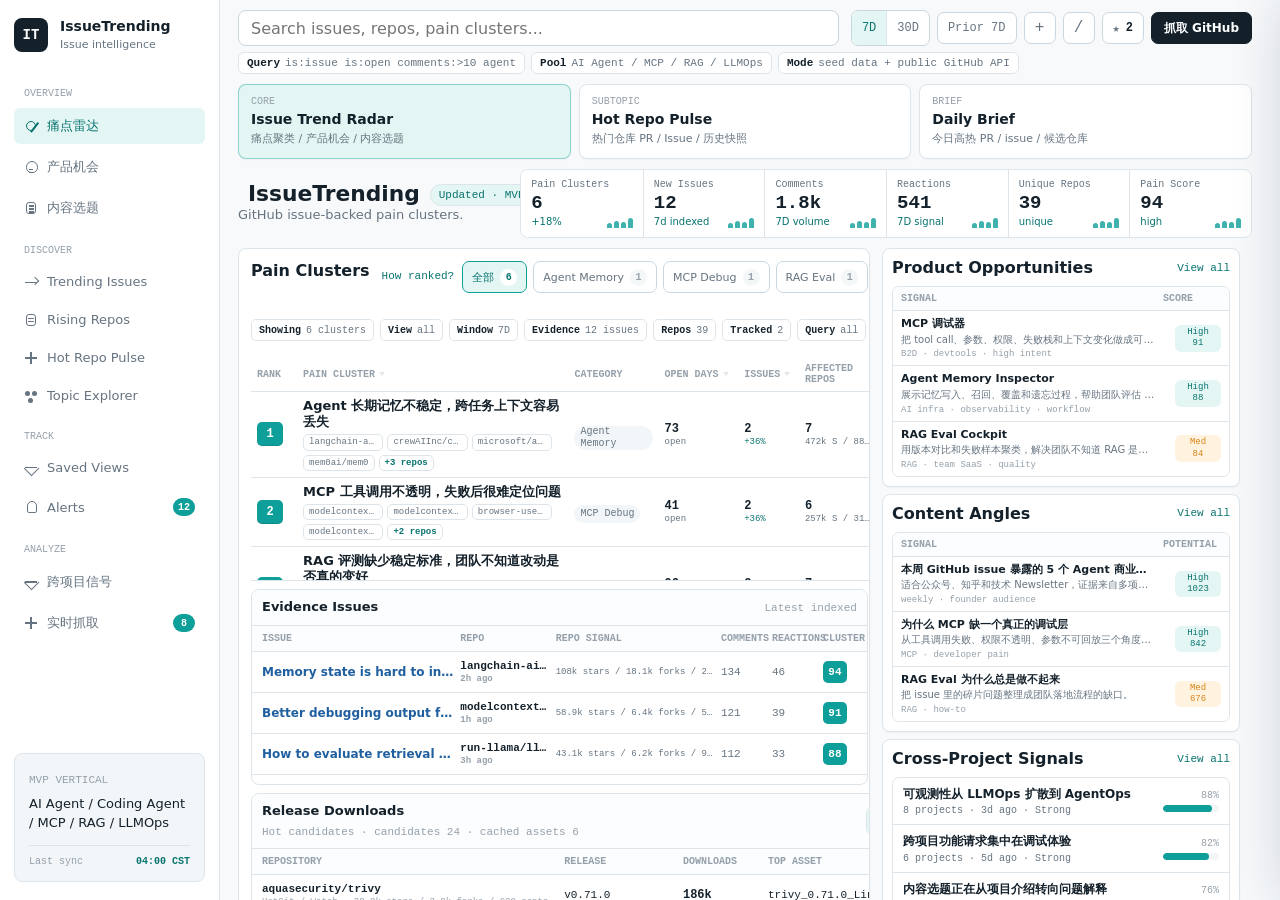
<file: index.html>
<!doctype html>
<html lang="zh-CN">
  <head>
    <meta charset="utf-8" />
    <meta name="viewport" content="width=device-width, initial-scale=1" />
    <title>IssueTrending | GitHub Issue 需求情报站</title>
    <meta
      name="description"
      content="IssueTrending 从 GitHub issues 中发现 AI Agent、MCP、RAG、LLMOps 领域的开发者痛点、产品机会和内容选题。"
    />
    <link rel="icon" href="data:image/svg+xml,%3Csvg xmlns='http://www.w3.org/2000/svg' viewBox='0 0 64 64'%3E%3Crect width='64' height='64' rx='10' fill='%2314212b'/%3E%3Ctext x='32' y='39' font-size='22' text-anchor='middle' fill='white' font-family='monospace' font-weight='700'%3EIT%3C/text%3E%3C/svg%3E" />
    <link rel="stylesheet" href="./styles.css" />
  </head>
  <body>
    <div class="app-shell">
      <aside class="sidebar" aria-label="Primary">
        <a class="brand" href="#" aria-label="IssueTrending home">
          <span class="brand-mark">IT</span>
          <span>
            <strong>IssueTrending</strong>
            <small>Issue intelligence</small>
          </span>
        </a>

        <nav class="nav-list">
          <span class="nav-group">Overview</span>
          <a class="nav-item active" href="#pain-points"><span class="nav-icon radar"></span>痛点雷达</a>
          <a class="nav-item" href="#opportunities"><span class="nav-icon opportunity"></span>产品机会</a>
          <a class="nav-item" href="#content"><span class="nav-icon content"></span>内容选题</a>
          <span class="nav-group">Discover</span>
          <a class="nav-item" href="#pain-points"><span class="nav-icon trending"></span>Trending Issues</a>
          <a class="nav-item" href="#repos"><span class="nav-icon repo-icon"></span>Rising Repos</a>
          <a class="nav-item" href="./hot-repo-pulse.html"><span class="nav-icon live-icon"></span>Hot Repo Pulse</a>
          <a class="nav-item" href="#topics"><span class="nav-icon topic-icon"></span>Topic Explorer</a>
          <span class="nav-group">Track</span>
          <a class="nav-item" href="#signals"><span class="nav-icon signal-icon"></span>Saved Views</a>
          <a class="nav-item" href="#live"><span class="nav-icon alert-icon"></span>Alerts <span class="nav-count">12</span></a>
          <span class="nav-group">Analyze</span>
          <a class="nav-item" href="#signals"><span class="nav-icon signal-icon"></span>跨项目信号</a>
          <a class="nav-item" href="#live"><span class="nav-icon live-icon"></span>实时抓取 <span class="nav-count" data-live-count>8</span></a>
        </nav>

        <div class="sidebar-note">
          <span class="note-label">MVP vertical</span>
          <p>AI Agent / Coding Agent / MCP / RAG / LLMOps</p>
          <div class="sync-note">
            <span>Last sync</span>
            <strong>04:00 CST</strong>
          </div>
        </div>
      </aside>

      <main class="main">
        <header class="globalbar">
          <div class="commandbar" role="search">
            <label class="sr-only" for="searchInput">搜索痛点、仓库或机会</label>
            <input id="searchInput" type="search" placeholder="Search issues, repos, pain clusters..." />
          </div>

          <div class="toolbar">
            <div class="timeframe" aria-label="Timeframe">
              <button class="timeframe-button active" type="button" data-range="7d">7D</button>
              <button class="timeframe-button" type="button" data-range="30d">30D</button>
            </div>
            <button class="tool-button" id="compareButton" type="button">Prior 7D</button>
            <button class="tool-button icon-button" type="button" aria-label="Create tracker">+</button>
            <button class="tool-button icon-button" type="button" aria-label="API">/</button>
            <button class="tool-button star-button" id="trackedSummary" type="button" aria-label="Tracked pain clusters">★ <strong>2</strong></button>
            <button id="refreshGithub" class="button ghost" type="button">抓取 GitHub</button>
          </div>
        </header>

        <div class="run-strip" aria-label="Index status">
          <span><strong>Query</strong> is:issue is:open comments:&gt;10 agent</span>
          <span><strong>Pool</strong> AI Agent / MCP / RAG / LLMOps</span>
          <span><strong>Mode</strong> seed data + public GitHub API</span>
        </div>

        <section class="topic-switcher" aria-label="IssueTrending topics">
          <a class="topic-card active" href="#pain-points">
            <span>Core</span>
            <strong>Issue Trend Radar</strong>
            <small>痛点聚类 / 产品机会 / 内容选题</small>
          </a>
          <a class="topic-card" href="./hot-repo-pulse.html">
            <span>Subtopic</span>
            <strong>Hot Repo Pulse</strong>
            <small>热门仓库 PR / Issue / 历史快照</small>
          </a>
          <a class="topic-card" href="./data/daily-brief.md" target="_blank" rel="noreferrer">
            <span>Brief</span>
            <strong>Daily Brief</strong>
            <small>今日高热 PR / issue / 候选仓库</small>
          </a>
        </section>

        <section class="cockpit-head">
          <div class="title-block">
            <div class="title-line">
              <span class="pulse-mark" aria-hidden="true"></span>
              <h1>IssueTrending</h1>
              <span class="status-pill">Updated · MVP</span>
            </div>
            <p>GitHub issue-backed pain clusters.</p>
          </div>

          <div class="summary-grid" aria-label="Daily overview">
            <article class="metric">
              <span class="metric-label">Pain Clusters</span>
              <strong id="metricPainPoints">0</strong>
              <small><span>+18%</span><span class="metric-spark" aria-hidden="true"><i></i><i></i><i></i><i></i></span></small>
            </article>
            <article class="metric">
              <span class="metric-label">New Issues</span>
              <strong id="metricIssues">0</strong>
              <small><span>indexed</span><span class="metric-spark" aria-hidden="true"><i></i><i></i><i></i><i></i></span></small>
            </article>
            <article class="metric">
              <span class="metric-label">Comments</span>
              <strong id="metricComments">0</strong>
              <small><span>7D volume</span><span class="metric-spark" aria-hidden="true"><i></i><i></i><i></i><i></i></span></small>
            </article>
            <article class="metric">
              <span class="metric-label">Reactions</span>
              <strong id="metricReactions">0</strong>
              <small><span>7D signal</span><span class="metric-spark" aria-hidden="true"><i></i><i></i><i></i><i></i></span></small>
            </article>
            <article class="metric">
              <span class="metric-label">Unique Repos</span>
              <strong id="metricRepos">0</strong>
              <small><span>unique</span><span class="metric-spark" aria-hidden="true"><i></i><i></i><i></i><i></i></span></small>
            </article>
            <article class="metric">
              <span class="metric-label">Pain Score</span>
              <strong id="metricOpportunities">0</strong>
              <small><span>high</span><span class="metric-spark" aria-hidden="true"><i></i><i></i><i></i><i></i></span></small>
            </article>
          </div>
        </section>

        <section class="workspace">
          <div class="primary-panel" id="pain-points">
            <div class="section-head">
              <div>
                <h2>Pain Clusters</h2>
                <p>Ranked by comments, reactions, open age, and cross-repo repetition.</p>
              </div>
              <div class="section-tools">
                <button class="text-tool" id="rankingToggle" type="button" aria-expanded="false" aria-controls="rankingPanel">How ranked?</button>
                <div class="filter-row" id="categoryFilters" aria-label="Category filters"></div>
              </div>
            </div>

            <div class="ranking-panel" id="rankingPanel" hidden>
              <span><strong>Score</strong> comments × 0.42 + reactions × 0.28 + repos × 0.2 + open age × 0.1</span>
              <span><strong>Evidence</strong> open GitHub issues only</span>
              <span><strong>Refresh</strong> daily snapshot + live public API query</span>
            </div>

            <div class="result-meta" id="resultMeta" aria-live="polite"></div>

            <div class="table-wrap">
              <table>
                <thead>
                  <tr>
                    <th>Rank</th>
                    <th><button class="sort-button" type="button" data-sort="title">Pain Cluster</button></th>
                    <th>Category</th>
                    <th><button class="sort-button" type="button" data-sort="openDays">Open Days</button></th>
                    <th><button class="sort-button" type="button" data-sort="issues">Issues</button></th>
                    <th><button class="sort-button" type="button" data-sort="repos">Affected Repos</button></th>
                    <th><button class="sort-button" type="button" data-sort="comments">Comments</button></th>
                    <th><button class="sort-button" type="button" data-sort="reactions">Reactions</button></th>
                    <th><button class="sort-button active desc" type="button" data-sort="score">Pain Score</button></th>
                    <th>Track</th>
                  </tr>
                </thead>
                <tbody id="painTable"></tbody>
              </table>
            </div>

            <div class="subsurface-grid">
              <section class="subsurface">
                <div class="subsurface-head">
                  <h3>Evidence Issues</h3>
                  <span>Latest indexed</span>
                </div>
                <div class="evidence-table" id="evidenceTable"></div>
              </section>

              <section class="subsurface" id="repos">
                <div class="subsurface-head">
                  <h3>Related Repositories</h3>
                  <span>Most affected</span>
                </div>
                <div class="repo-table" id="repoTable"></div>
              </section>
            </div>

            <section class="subsurface release-hot" id="release-downloads">
              <div class="subsurface-head">
                <div>
                  <h3>Release Downloads</h3>
                  <span id="releaseStatus">Cached HotGit candidates · live scan uses uploaded assets only.</span>
                </div>
                <div class="release-actions" aria-label="Release download controls">
                  <div class="release-scope" aria-label="Release candidate scope">
                    <button class="active" type="button" data-release-scope="hot">Hot</button>
                    <button type="button" data-release-scope="pain">Pain repos</button>
                    <button type="button" data-release-scope="watch">Watchlist</button>
                  </div>
                  <button class="text-tool" id="scanReleases" type="button">Scan releases</button>
                </div>
              </div>
              <div class="release-table" id="releaseTable"></div>
            </section>
          </div>

          <aside class="insight-rail">
            <section class="panel compact" id="opportunities">
              <div class="section-head tight">
                <h2>Product Opportunities</h2>
                <a class="view-link" href="#opportunities">View all</a>
              </div>
              <div id="opportunityList" class="compact-list"></div>
            </section>

            <section class="panel compact" id="content">
              <div class="section-head tight">
                <h2>Content Angles</h2>
                <a class="view-link" href="#content">View all</a>
              </div>
              <div id="contentList" class="compact-list"></div>
            </section>

            <section class="panel compact" id="railSignals">
              <div class="section-head tight">
                <h2>Cross-Project Signals</h2>
                <a class="view-link" href="#signals">View all</a>
              </div>
              <div id="railSignalList" class="rail-signal-list"></div>
            </section>

            <section class="panel compact" id="topics">
              <div class="section-head tight">
                <h2>Top Topics</h2>
                <a class="view-link" href="#topics">View all</a>
              </div>
              <div id="topicCloud" class="topic-cloud"></div>
            </section>
          </aside>
        </section>

        <section class="signals-panel" id="signals">
          <div class="section-head">
            <div>
              <h2>跨项目共同问题</h2>
              <p>当同类 issue 同时出现在多个项目里，说明它更像“市场需求”而不是单点 bug。</p>
            </div>
          </div>
          <div id="signalGrid" class="signal-grid"></div>
        </section>

        <section class="live-panel" id="live" aria-live="polite">
          <div>
            <h2>GitHub 实时抓取结果</h2>
            <p id="liveStatus">默认展示内置演示数据。点击“抓取 GitHub”会从公开 Search API 拉取最新 open issues。</p>
          </div>
          <div id="liveResults" class="live-results"></div>
        </section>

        <footer class="sourcebar">
          <span>Source: GitHub Public API</span>
          <span>Data freshness: local seed + live search</span>
          <span>Indexed vertical: AI Agent / MCP / RAG / LLMOps</span>
        </footer>
      </main>
    </div>

    <div class="drawer-backdrop" id="drawerBackdrop" hidden></div>
    <aside class="drawer" id="detailDrawer" aria-hidden="true" aria-label="Pain point detail">
      <button class="drawer-close" id="closeDrawer" type="button" aria-label="关闭详情">×</button>
      <div id="drawerContent"></div>
    </aside>

    <script src="./app.js"></script>
  </body>
</html>
</file>
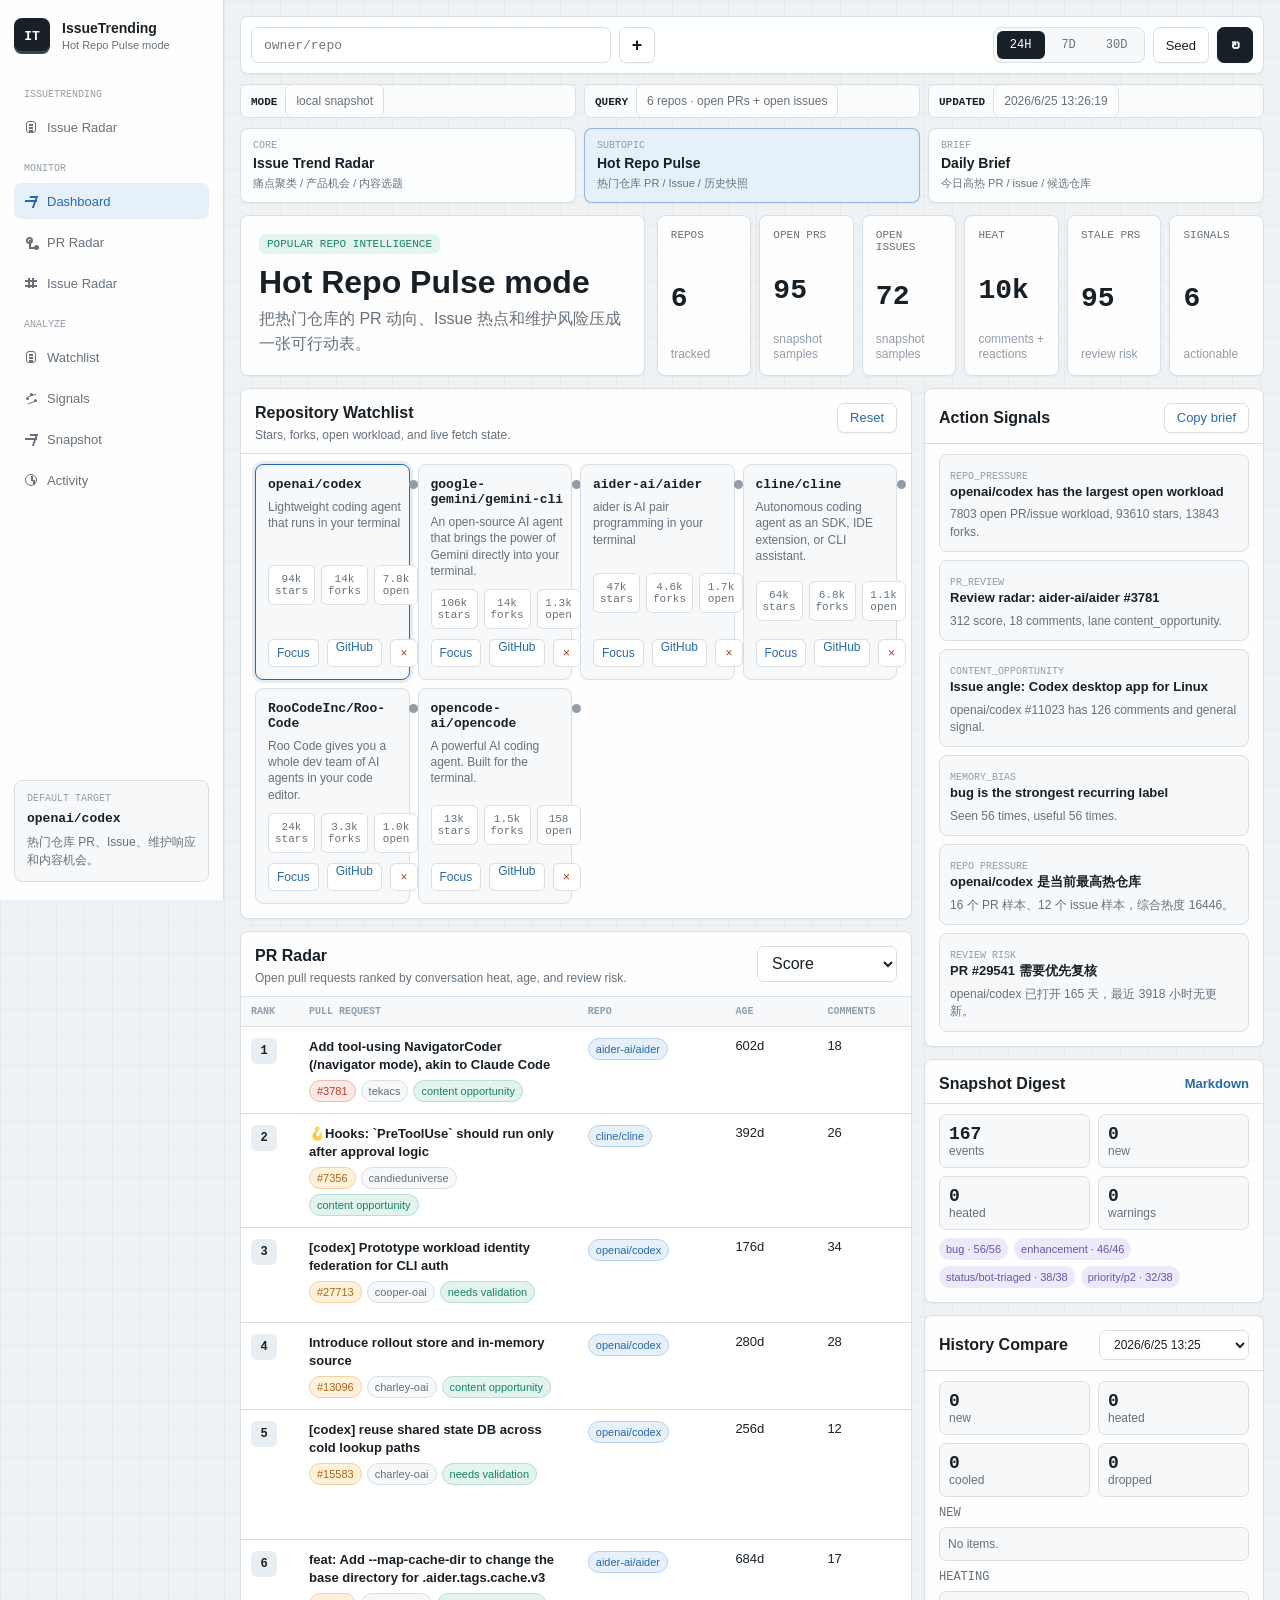
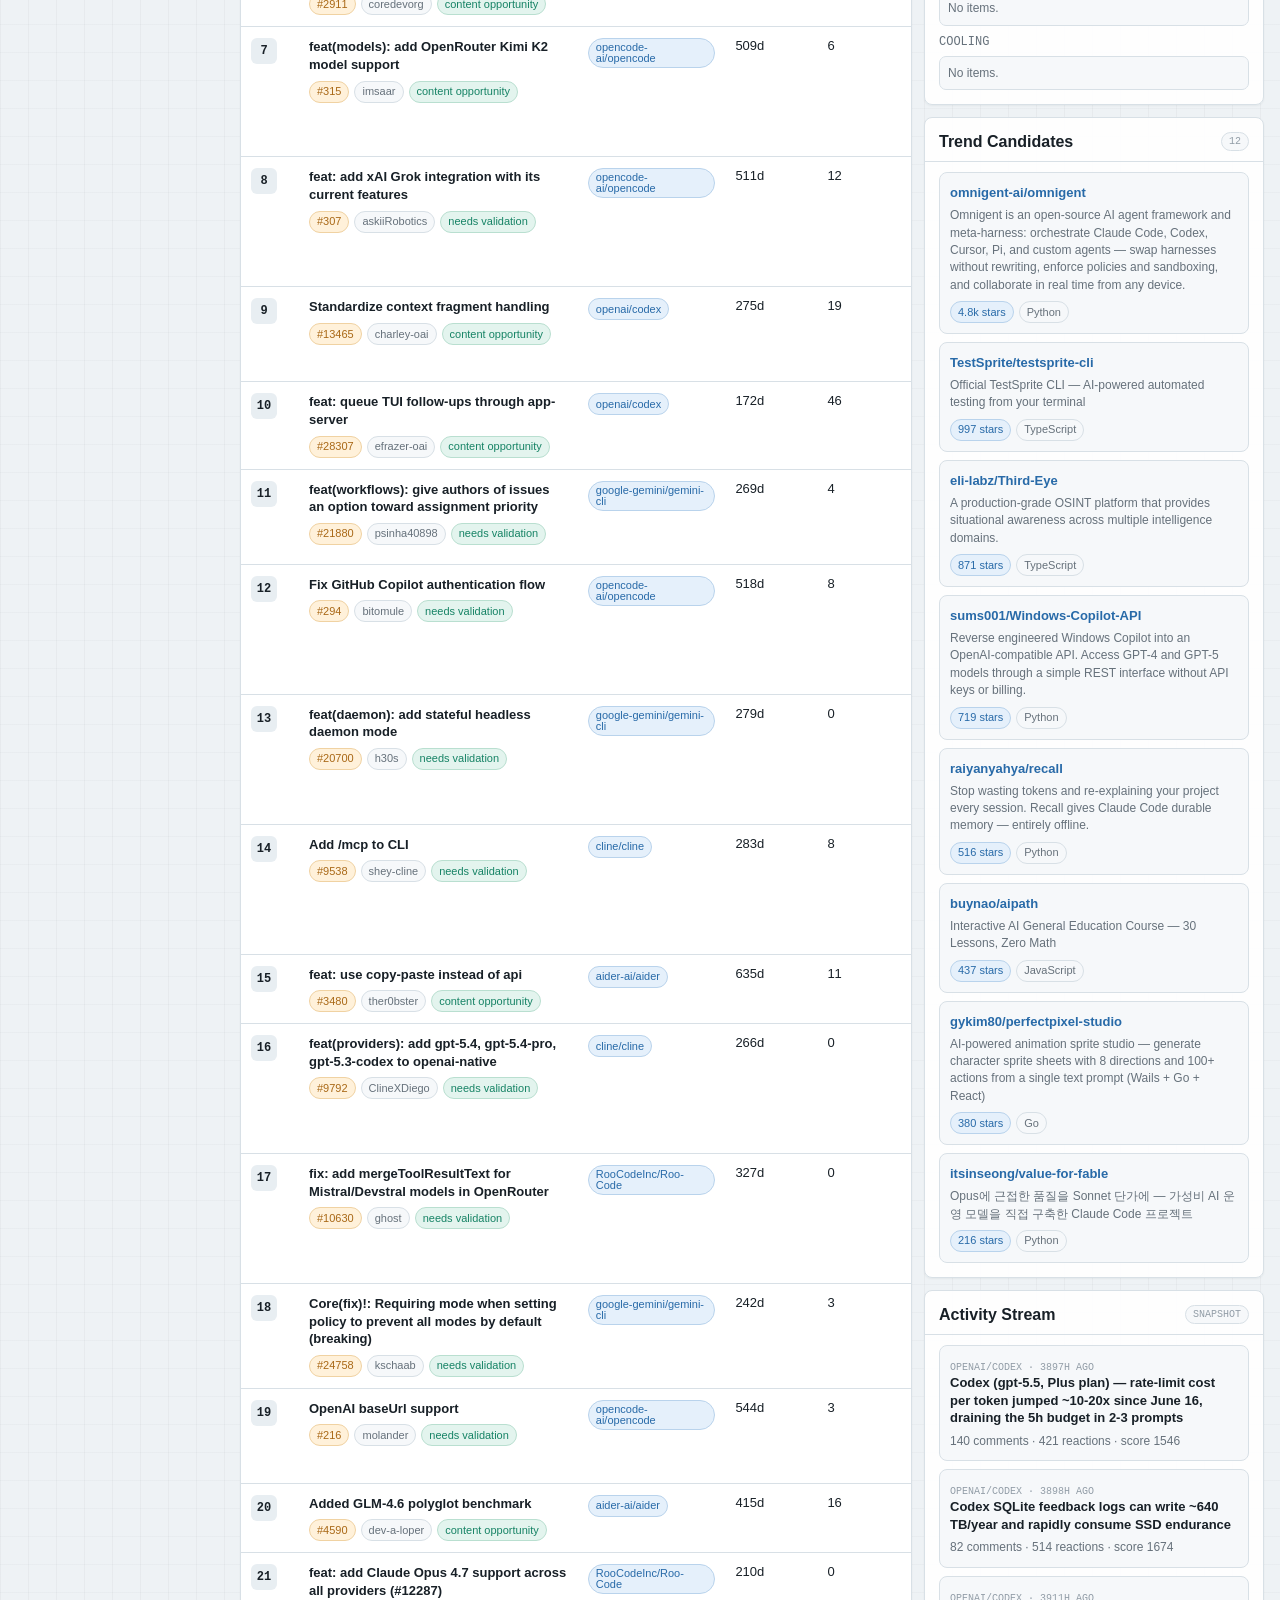
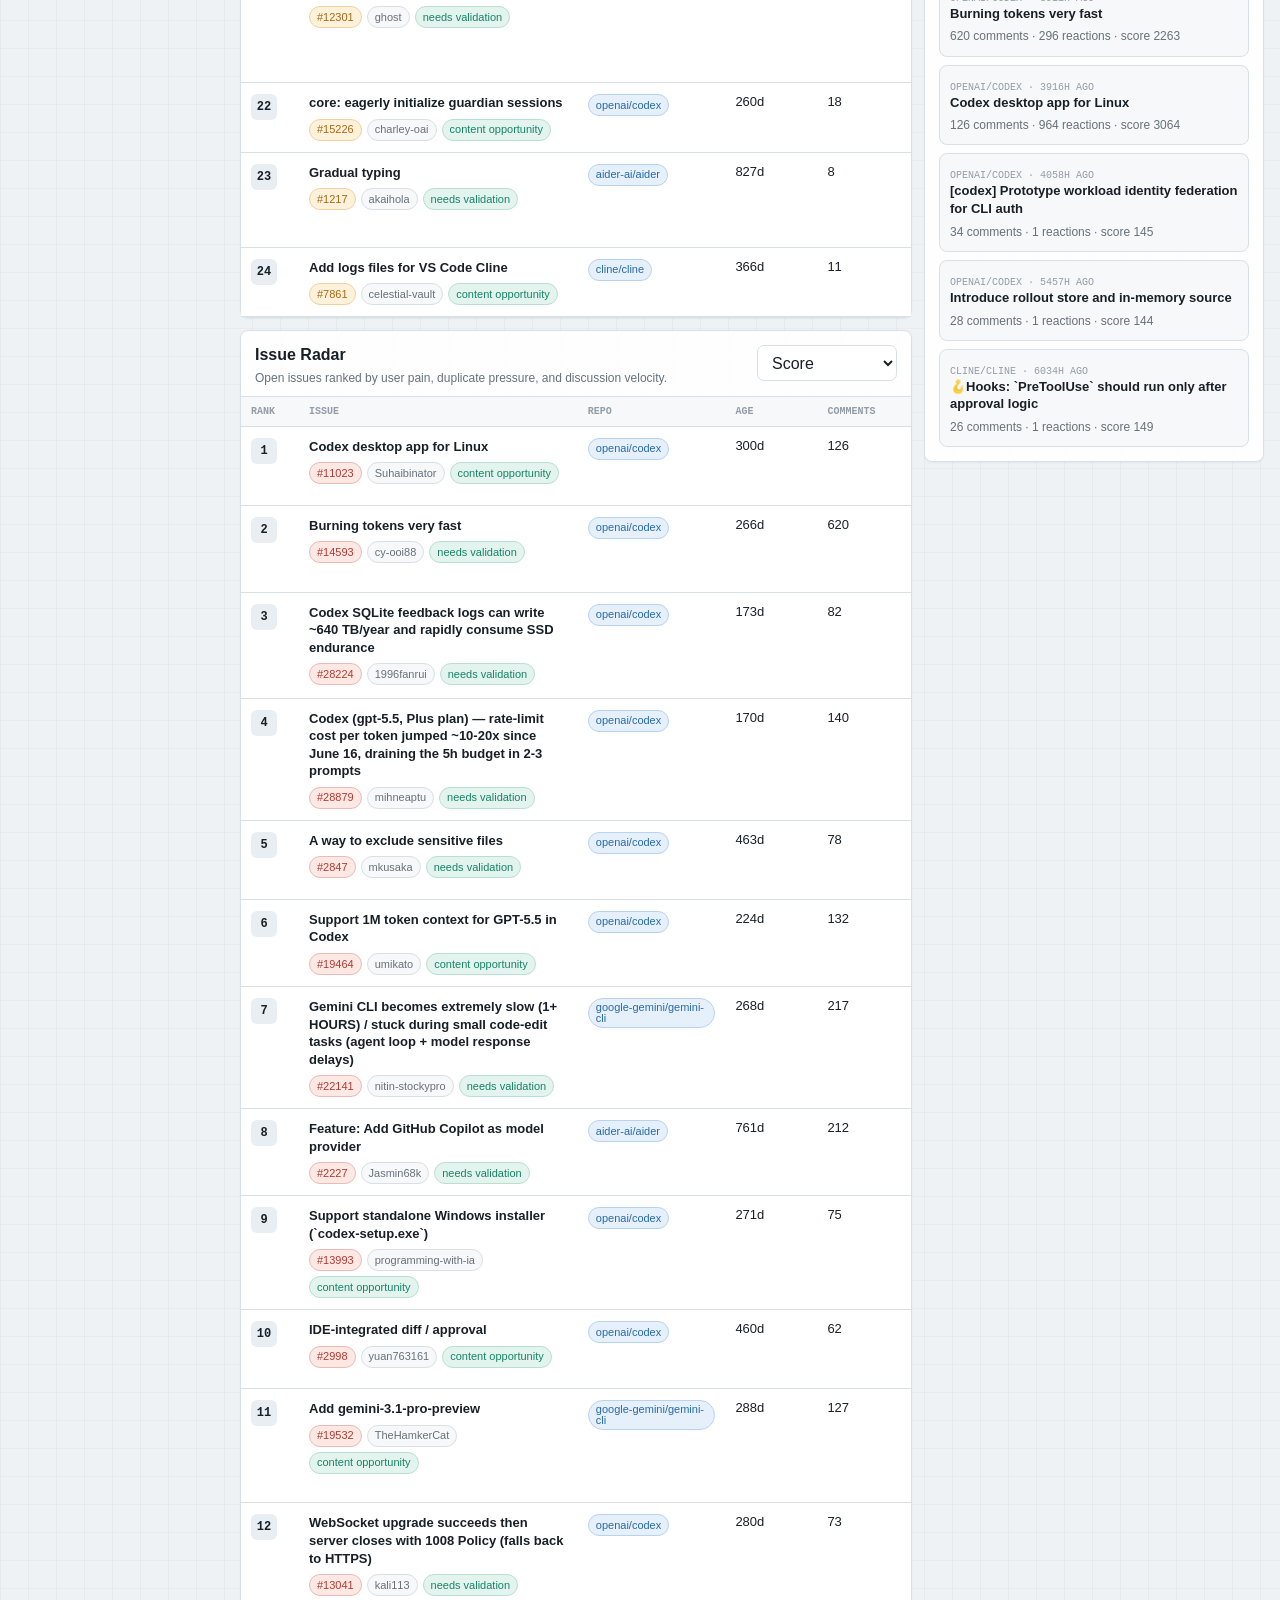
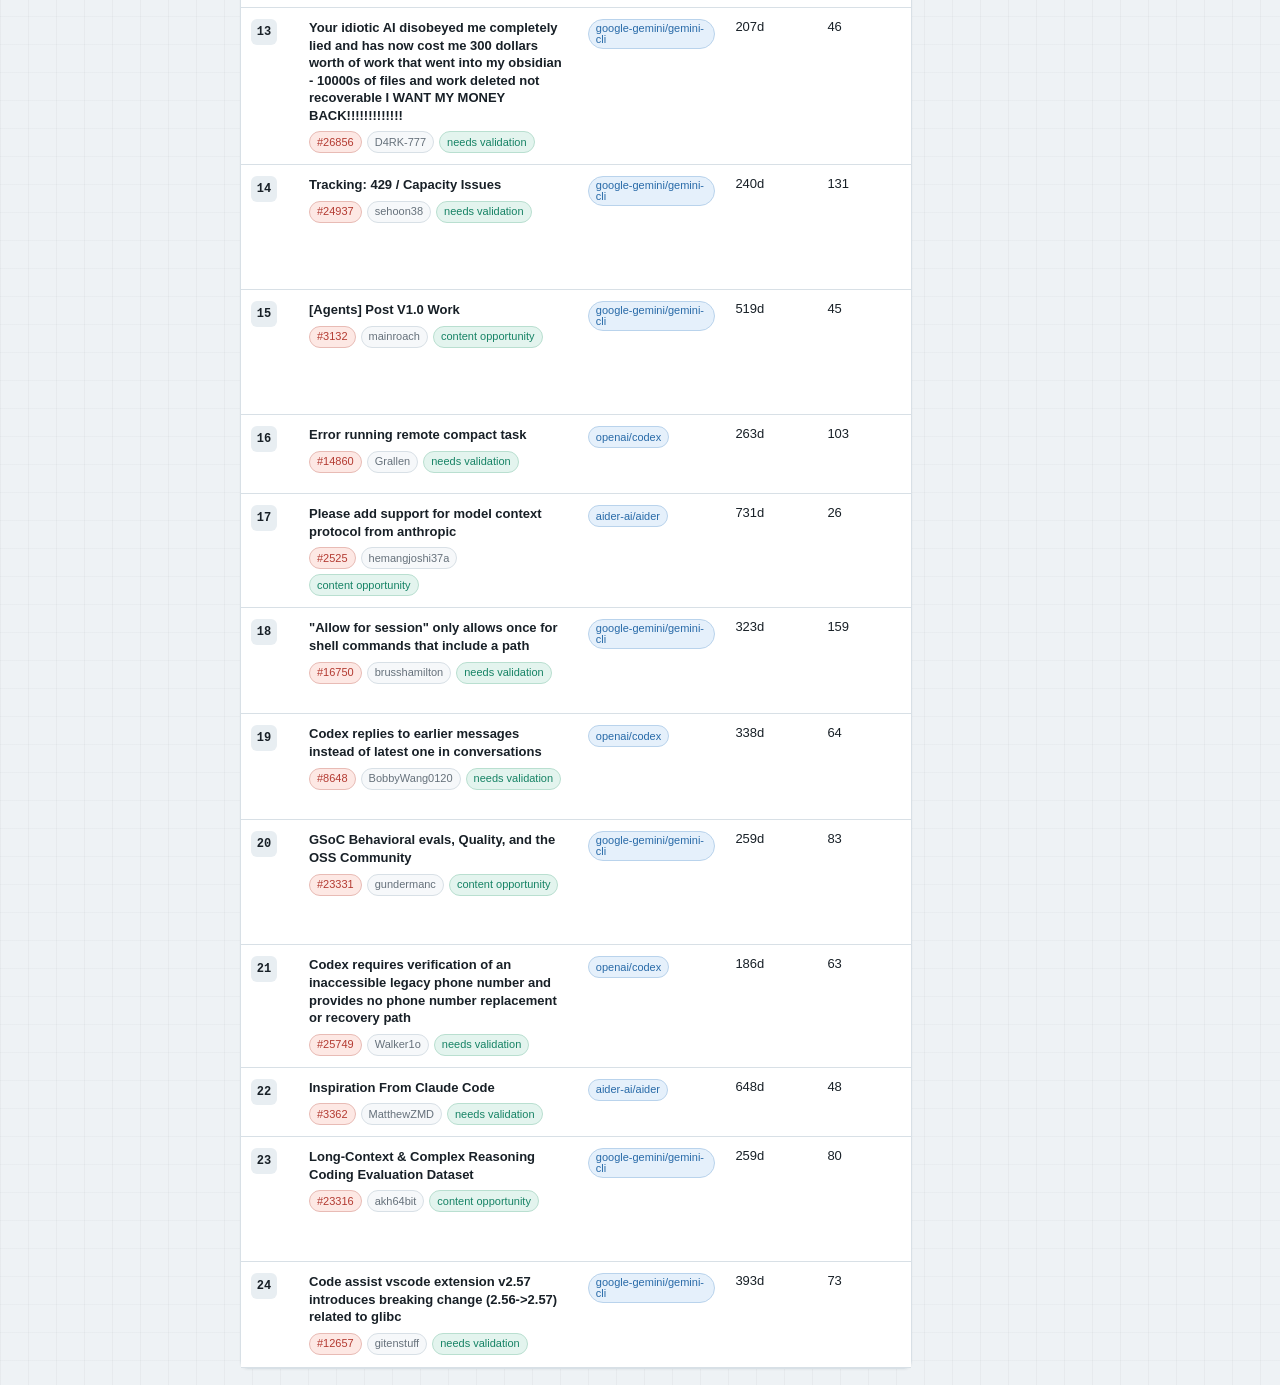
<file: hot-repo-pulse.html>
<!doctype html>
<html lang="zh-CN">
  <head>
    <meta charset="utf-8" />
    <meta name="viewport" content="width=device-width, initial-scale=1" />
    <title>IssueTrending | Hot Repo Pulse Mode</title>
    <meta
      name="description"
      content="IssueTrending Hot Repo Pulse mode monitors popular GitHub repositories, open pull requests, issue spikes, stale reviews, and evidence-backed product signals."
    />
    <link rel="icon" href="data:image/svg+xml,%3Csvg xmlns='http://www.w3.org/2000/svg' viewBox='0 0 64 64'%3E%3Crect width='64' height='64' rx='10' fill='%23182027'/%3E%3Cpath d='M14 36h8l5-14 9 24 6-16h8' fill='none' stroke='%23ffffff' stroke-width='5' stroke-linecap='round' stroke-linejoin='round'/%3E%3C/svg%3E" />
    <link rel="stylesheet" href="./hot-repo-pulse.css" />
  </head>
  <body>
    <div class="app-shell">
      <aside class="sidebar" aria-label="Primary navigation">
        <a class="brand" href="./index.html" aria-label="IssueTrending home">
          <span class="brand-mark">IT</span>
          <span>
            <strong>IssueTrending</strong>
            <small>Hot Repo Pulse mode</small>
          </span>
        </a>

        <nav class="nav-list">
          <span class="nav-group">IssueTrending</span>
          <a class="nav-item" href="./index.html"><span class="nav-icon repo"></span>Issue Radar</a>
          <span class="nav-group">Monitor</span>
          <a class="nav-item active" href="#dashboard"><span class="nav-icon pulse"></span>Dashboard</a>
          <a class="nav-item" href="#prs"><span class="nav-icon branch"></span>PR Radar</a>
          <a class="nav-item" href="#issues"><span class="nav-icon hash"></span>Issue Radar</a>
          <span class="nav-group">Analyze</span>
          <a class="nav-item" href="#repos"><span class="nav-icon repo"></span>Watchlist</a>
          <a class="nav-item" href="#signals"><span class="nav-icon signal"></span>Signals</a>
          <a class="nav-item" href="#snapshot"><span class="nav-icon pulse"></span>Snapshot</a>
          <a class="nav-item" href="#timeline"><span class="nav-icon clock"></span>Activity</a>
        </nav>

        <section class="sidebar-note" aria-label="Monitor scope">
          <span class="note-label">Default target</span>
          <strong>openai/codex</strong>
          <p>热门仓库 PR、Issue、维护响应和内容机会。</p>
        </section>
      </aside>

      <main class="main" id="dashboard">
        <header class="topbar">
          <form class="repo-form" id="repoForm" autocomplete="off">
            <label class="sr-only" for="repoInput">Repository</label>
            <input id="repoInput" name="repo" type="search" placeholder="owner/repo" spellcheck="false" />
            <button class="icon-button" type="submit" title="Add repository" aria-label="Add repository">+</button>
          </form>

          <div class="toolbar" aria-label="Monitor controls">
            <div class="segmented" aria-label="Time window">
              <button class="active" type="button" data-window="24h">24H</button>
              <button type="button" data-window="7d">7D</button>
              <button type="button" data-window="30d">30D</button>
            </div>
            <button class="tool-button" id="seedButton" type="button">Seed</button>
            <button class="icon-button primary" id="refreshButton" type="button" title="Refresh GitHub data" aria-label="Refresh GitHub data">
              <span class="refresh-glyph">↻</span>
            </button>
          </div>
        </header>

        <div class="run-strip" aria-live="polite">
          <span><strong>Mode</strong><span id="modeLabel">seed snapshot</span></span>
          <span><strong>Query</strong><span id="queryLabel">open PRs + open issues</span></span>
          <span><strong>Updated</strong><span id="updatedLabel">local seed</span></span>
        </div>

        <section class="topic-switcher" aria-label="IssueTrending topics">
          <a class="topic-card" href="./index.html#pain-points">
            <span>Core</span>
            <strong>Issue Trend Radar</strong>
            <small>痛点聚类 / 产品机会 / 内容选题</small>
          </a>
          <a class="topic-card active" href="#dashboard">
            <span>Subtopic</span>
            <strong>Hot Repo Pulse</strong>
            <small>热门仓库 PR / Issue / 历史快照</small>
          </a>
          <a class="topic-card" href="./data/daily-brief.md" target="_blank" rel="noreferrer">
            <span>Brief</span>
            <strong>Daily Brief</strong>
            <small>今日高热 PR / issue / 候选仓库</small>
          </a>
        </section>

        <section class="overview">
          <div class="title-block">
            <span class="eyebrow">Popular repo intelligence</span>
            <h1>Hot Repo Pulse mode</h1>
            <p>把热门仓库的 PR 动向、Issue 热点和维护风险压成一张可行动表。</p>
          </div>

          <div class="metric-grid" aria-label="Monitor metrics">
            <article class="metric">
              <span class="metric-label">Repos</span>
              <strong id="metricRepos">0</strong>
              <small>tracked</small>
            </article>
            <article class="metric">
              <span class="metric-label">Open PRs</span>
              <strong id="metricPrs">0</strong>
              <small id="metricPrsMeta">ranked</small>
            </article>
            <article class="metric">
              <span class="metric-label">Open Issues</span>
              <strong id="metricIssues">0</strong>
              <small id="metricIssuesMeta">ranked</small>
            </article>
            <article class="metric">
              <span class="metric-label">Heat</span>
              <strong id="metricHeat">0</strong>
              <small>comments + reactions</small>
            </article>
            <article class="metric">
              <span class="metric-label">Stale PRs</span>
              <strong id="metricStale">0</strong>
              <small>review risk</small>
            </article>
            <article class="metric">
              <span class="metric-label">Signals</span>
              <strong id="metricSignals">0</strong>
              <small>actionable</small>
            </article>
          </div>
        </section>

        <section class="workspace">
          <div class="primary-column">
            <section class="panel" id="repos">
              <div class="section-head">
                <div>
                  <h2>Repository Watchlist</h2>
                  <p>Stars, forks, open workload, and live fetch state.</p>
                </div>
                <div class="section-actions">
                  <button class="text-button" type="button" id="resetReposButton">Reset</button>
                </div>
              </div>
              <div class="repo-grid" id="repoGrid"></div>
            </section>

            <section class="panel" id="prs">
              <div class="section-head">
                <div>
                  <h2>PR Radar</h2>
                  <p>Open pull requests ranked by conversation heat, age, and review risk.</p>
                </div>
                <div class="section-actions">
                  <select id="prSort" aria-label="PR sort">
                    <option value="score">Score</option>
                    <option value="comments">Comments</option>
                    <option value="age">Age</option>
                    <option value="repo">Repo</option>
                  </select>
                </div>
              </div>
              <div class="table-shell">
                <table>
                  <thead>
                    <tr>
                      <th>Rank</th>
                      <th>Pull Request</th>
                      <th>Repo</th>
                      <th>Age</th>
                      <th>Comments</th>
                      <th>Signals</th>
                      <th>Score</th>
                    </tr>
                  </thead>
                  <tbody id="prTable"></tbody>
                </table>
              </div>
            </section>

            <section class="panel" id="issues">
              <div class="section-head">
                <div>
                  <h2>Issue Radar</h2>
                  <p>Open issues ranked by user pain, duplicate pressure, and discussion velocity.</p>
                </div>
                <div class="section-actions">
                  <select id="issueSort" aria-label="Issue sort">
                    <option value="score">Score</option>
                    <option value="comments">Comments</option>
                    <option value="age">Age</option>
                    <option value="repo">Repo</option>
                  </select>
                </div>
              </div>
              <div class="table-shell">
                <table>
                  <thead>
                    <tr>
                      <th>Rank</th>
                      <th>Issue</th>
                      <th>Repo</th>
                      <th>Age</th>
                      <th>Comments</th>
                      <th>Labels</th>
                      <th>Score</th>
                    </tr>
                  </thead>
                  <tbody id="issueTable"></tbody>
                </table>
              </div>
            </section>
          </div>

          <aside class="rail">
            <section class="panel compact" id="signals">
              <div class="section-head tight">
                <h2>Action Signals</h2>
                <button class="text-button" type="button" id="copyBriefButton">Copy brief</button>
              </div>
              <div class="signal-list" id="signalList"></div>
            </section>

            <section class="panel compact" id="snapshot">
              <div class="section-head tight">
                <h2>Snapshot Digest</h2>
                <a class="text-link" href="./data/latest.md" target="_blank" rel="noreferrer">Markdown</a>
              </div>
              <div class="snapshot-facts" id="snapshotFacts"></div>
            </section>

            <section class="panel compact" id="history">
              <div class="section-head tight">
                <h2>History Compare</h2>
                <select id="historySelect" aria-label="Compare with snapshot"></select>
              </div>
              <div class="compare-panel" id="comparePanel"></div>
            </section>

            <section class="panel compact" id="candidates">
              <div class="section-head tight">
                <h2>Trend Candidates</h2>
                <span class="mini-status" id="candidateStatus">seed</span>
              </div>
              <div class="candidate-list" id="candidateList"></div>
            </section>

            <section class="panel compact" id="timeline">
              <div class="section-head tight">
                <h2>Activity Stream</h2>
                <span class="mini-status" id="activityStatus">seed</span>
              </div>
              <div class="activity-list" id="activityList"></div>
            </section>
          </aside>
        </section>
      </main>
    </div>

    <dialog class="detail-dialog" id="detailDialog">
      <button class="dialog-close" type="button" id="closeDialog" aria-label="Close">×</button>
      <div id="detailContent"></div>
    </dialog>

    <script src="./hot-repo-pulse.js"></script>
  </body>
</html>
</file>
<file: styles.css>
:root {
  color-scheme: light;
  --bg: #f7f9fb;
  --surface: #ffffff;
  --surface-2: #f2f6f8;
  --ink: #14212b;
  --muted: #667481;
  --quiet: #95a0aa;
  --line: #dde5ea;
  --line-strong: #cbd7df;
  --teal: #0f9f9a;
  --teal-dark: #08736f;
  --teal-soft: #e4f6f4;
  --amber: #d88419;
  --amber-soft: #fff3df;
  --red: #c84635;
  --green: #278a58;
  --shadow: 0 1px 2px rgba(20, 33, 43, 0.04);
  --mono: "SFMono-Regular", Consolas, "Liberation Mono", Menlo, monospace;
  --sans: Inter, ui-sans-serif, system-ui, -apple-system, BlinkMacSystemFont, "Segoe UI", sans-serif;
}

* {
  box-sizing: border-box;
}

html {
  scroll-behavior: smooth;
}

body {
  margin: 0;
  background: var(--bg);
  color: var(--ink);
  font-family: var(--sans);
  letter-spacing: 0;
}

button,
input {
  font: inherit;
}

a {
  color: inherit;
  text-decoration: none;
}

.sr-only {
  position: absolute;
  width: 1px;
  height: 1px;
  padding: 0;
  margin: -1px;
  overflow: hidden;
  clip: rect(0, 0, 0, 0);
  border: 0;
}

.app-shell {
  min-height: 100vh;
  height: 100vh;
  display: grid;
  grid-template-columns: 220px minmax(0, 1fr);
  min-width: 0;
  overflow: hidden;
}

.sidebar {
  position: sticky;
  top: 0;
  height: 100vh;
  padding: 18px 14px;
  border-right: 1px solid var(--line);
  background: rgba(255, 255, 255, 0.92);
  backdrop-filter: blur(18px);
  display: flex;
  flex-direction: column;
  gap: 22px;
}

.brand {
  display: flex;
  align-items: center;
  gap: 12px;
}

.brand-mark {
  width: 34px;
  height: 34px;
  display: grid;
  place-items: center;
  border-radius: 8px;
  background: var(--ink);
  color: #fff;
  font-family: var(--mono);
  font-size: 14px;
  font-weight: 700;
}

.brand strong {
  display: block;
  font-size: 14px;
  line-height: 1.1;
}

.brand small {
  display: block;
  margin-top: 3px;
  color: var(--muted);
  font-size: 11px;
}

.nav-list {
  display: grid;
  gap: 5px;
}

.nav-group {
  margin: 14px 10px 4px;
  color: var(--quiet);
  font-family: var(--mono);
  font-size: 10px;
  letter-spacing: 0;
  text-transform: uppercase;
}

.nav-item {
  display: flex;
  align-items: center;
  gap: 9px;
  padding: 9px 10px;
  border-radius: 6px;
  color: var(--muted);
  font-size: 13px;
}

.nav-item:hover,
.nav-item.active {
  background: var(--teal-soft);
  color: var(--teal-dark);
}

.nav-icon {
  position: relative;
  width: 14px;
  height: 14px;
  flex: 0 0 14px;
  color: currentColor;
}

.nav-icon::before,
.nav-icon::after {
  position: absolute;
  content: "";
}

.nav-icon.radar::before {
  inset: 2px;
  border: 1.5px solid currentColor;
  border-radius: 50%;
}

.nav-icon.radar::after {
  left: 6px;
  top: 1px;
  width: 1.5px;
  height: 12px;
  background: currentColor;
  transform: rotate(38deg);
  transform-origin: bottom;
}

.nav-icon.opportunity::before {
  left: 2px;
  top: 1px;
  width: 10px;
  height: 10px;
  border: 1.5px solid currentColor;
  border-radius: 50% 50% 45% 45%;
}

.nav-icon.opportunity::after {
  left: 5px;
  bottom: 1px;
  width: 4px;
  height: 2px;
  border-top: 1.5px solid currentColor;
  border-bottom: 1.5px solid currentColor;
}

.nav-icon.content::before {
  inset: 1px 2px;
  border: 1.5px solid currentColor;
  border-radius: 3px;
}

.nav-icon.content::after {
  left: 5px;
  top: 4px;
  width: 5px;
  height: 1.5px;
  background: currentColor;
  box-shadow: 0 3px 0 currentColor, 0 6px 0 currentColor;
}

.nav-icon.signal-icon::before {
  left: 1px;
  right: 1px;
  top: 6px;
  height: 1.5px;
  background: currentColor;
}

.nav-icon.signal-icon::after {
  left: 2px;
  top: 2px;
  width: 10px;
  height: 10px;
  border-left: 1.5px solid currentColor;
  border-bottom: 1.5px solid currentColor;
  transform: rotate(-45deg);
}

.nav-icon.live-icon::before {
  left: 1px;
  top: 6px;
  width: 12px;
  height: 2px;
  background: currentColor;
}

.nav-icon.live-icon::after {
  left: 6px;
  top: 1px;
  width: 2px;
  height: 12px;
  background: currentColor;
}

.nav-icon.trending::before {
  left: 1px;
  top: 7px;
  width: 12px;
  height: 1.5px;
  background: currentColor;
  box-shadow: 3px -4px 0 -0.5px currentColor, 7px -2px 0 -0.5px currentColor;
}

.nav-icon.trending::after {
  left: 8px;
  top: 3px;
  width: 5px;
  height: 5px;
  border-top: 1.5px solid currentColor;
  border-right: 1.5px solid currentColor;
  transform: rotate(45deg);
}

.nav-icon.repo-icon::before {
  inset: 1px 2px;
  border: 1.5px solid currentColor;
  border-radius: 3px;
}

.nav-icon.repo-icon::after {
  left: 4px;
  right: 4px;
  top: 5px;
  height: 1.5px;
  background: currentColor;
  box-shadow: 0 3px 0 currentColor;
}

.nav-icon.topic-icon::before {
  left: 1px;
  top: 2px;
  width: 5px;
  height: 5px;
  border-radius: 50%;
  background: currentColor;
  box-shadow: 7px 0 0 currentColor, 3px 7px 0 currentColor;
}

.nav-icon.alert-icon::before {
  left: 3px;
  top: 1px;
  width: 8px;
  height: 10px;
  border: 1.5px solid currentColor;
  border-radius: 8px 8px 3px 3px;
}

.nav-icon.alert-icon::after {
  left: 5px;
  bottom: 1px;
  width: 4px;
  height: 1.5px;
  border-radius: 999px;
  background: currentColor;
}

.nav-count {
  margin-left: auto;
  min-width: 22px;
  height: 18px;
  display: inline-grid;
  place-items: center;
  border-radius: 999px;
  background: var(--teal);
  color: #fff;
  font-family: var(--mono);
  font-size: 10px;
  font-weight: 750;
}

.sidebar-note {
  margin-top: auto;
  padding: 14px;
  border: 1px solid var(--line);
  border-radius: 8px;
  background: var(--surface-2);
}

.note-label {
  color: var(--quiet);
  font-family: var(--mono);
  font-size: 11px;
  text-transform: uppercase;
}

.sidebar-note p {
  margin: 8px 0 0;
  color: var(--ink);
  font-size: 13px;
  line-height: 1.45;
}

.sync-note {
  display: flex;
  align-items: center;
  justify-content: space-between;
  gap: 8px;
  margin-top: 12px;
  padding-top: 10px;
  border-top: 1px solid var(--line);
  color: var(--quiet);
  font-family: var(--mono);
  font-size: 10px;
}

.sync-note strong {
  color: var(--teal-dark);
  font-weight: 750;
}

.main {
  width: 100%;
  min-width: 0;
  max-width: 1540px;
  height: 100vh;
  margin: 0 auto;
  padding: 12px 18px 18px;
  overflow-y: auto;
  scrollbar-gutter: stable;
  scrollbar-width: thin;
  scrollbar-color: var(--line-strong) transparent;
}

.globalbar {
  display: flex;
  align-items: center;
  justify-content: space-between;
  gap: 12px;
  margin: -2px 0 10px;
}

.run-strip {
  display: flex;
  flex-wrap: wrap;
  gap: 6px;
  margin: -4px 0 10px;
  color: var(--muted);
  font-family: var(--mono);
  font-size: 11px;
}

.run-strip span {
  min-height: 22px;
  display: inline-flex;
  align-items: center;
  gap: 5px;
  padding: 0 8px;
  border: 1px solid var(--line);
  border-radius: 6px;
  background: #fff;
}

.run-strip strong {
  color: var(--ink);
}

.topic-switcher {
  display: grid;
  grid-template-columns: repeat(3, minmax(0, 1fr));
  gap: 8px;
  margin: 0 0 10px;
}

.topic-card {
  min-width: 0;
  min-height: 72px;
  padding: 11px 12px;
  border: 1px solid var(--line);
  border-radius: 8px;
  background: #fff;
  box-shadow: var(--shadow);
  display: grid;
  align-content: center;
  gap: 4px;
}

.topic-card:hover,
.topic-card.active {
  border-color: rgba(15, 159, 154, 0.42);
  background: var(--teal-soft);
}

.topic-card span {
  color: var(--quiet);
  font-family: var(--mono);
  font-size: 10px;
  text-transform: uppercase;
}

.topic-card strong {
  min-width: 0;
  color: var(--ink);
  font-size: 14px;
  line-height: 1.2;
}

.topic-card small {
  min-width: 0;
  color: var(--muted);
  font-size: 11px;
  line-height: 1.35;
}

.cockpit-head {
  display: grid;
  grid-template-columns: minmax(250px, 0.72fr) minmax(0, 1.95fr);
  align-items: stretch;
  gap: 12px;
  margin-bottom: 10px;
}

.title-block {
  min-width: 280px;
  display: grid;
  align-content: center;
}

.title-line {
  display: flex;
  align-items: center;
  gap: 10px;
  min-width: 0;
}

.pulse-mark {
  width: 16px;
  height: 16px;
  display: inline-block;
  color: var(--teal-dark);
  background:
    linear-gradient(currentColor, currentColor) 0 8px / 4px 2px no-repeat,
    linear-gradient(135deg, transparent 0 42%, currentColor 44% 56%, transparent 58%) 4px 0 / 12px 16px no-repeat;
}

.status-pill {
  display: inline-flex;
  align-items: center;
  flex: 0 0 auto;
  height: 22px;
  padding: 0 8px;
  border: 1px solid var(--line);
  border-radius: 999px;
  color: var(--teal-dark);
  background: var(--teal-soft);
  font-family: var(--mono);
  font-size: 11px;
  white-space: nowrap;
}

h1,
h2,
h3,
p {
  margin-top: 0;
}

h1 {
  margin-bottom: 0;
  font-size: clamp(21px, 1.7vw, 26px);
  line-height: 1.05;
  letter-spacing: 0;
}

h2 {
  margin-bottom: 0;
  font-size: 16px;
  line-height: 1.2;
}

h3 {
  margin-bottom: 6px;
  font-size: 13px;
  line-height: 1.3;
}

.cockpit-head p,
.section-head p,
.live-panel p {
  margin-bottom: 0;
  color: var(--muted);
  font-size: 13px;
  line-height: 1.35;
}

.commandbar {
  min-width: 280px;
  width: min(760px, 100%);
  display: flex;
  gap: 8px;
  align-items: center;
}

.commandbar input {
  min-width: 0;
  width: 100%;
  height: 36px;
  padding: 0 12px;
  border: 1px solid var(--line-strong);
  border-radius: 8px;
  background: var(--surface);
  color: var(--ink);
  outline: none;
}

.timeframe {
  height: 36px;
  display: inline-flex;
  align-items: center;
  overflow: hidden;
  border: 1px solid var(--line-strong);
  border-radius: 7px;
  background: var(--surface);
}

.toolbar {
  display: inline-flex;
  align-items: center;
  justify-content: flex-end;
  gap: 7px;
  min-width: max-content;
}

.timeframe-button {
  height: 34px;
  padding: 0 10px;
  border: 0;
  border-left: 1px solid var(--line);
  background: transparent;
  color: var(--muted);
  cursor: pointer;
  font-family: var(--mono);
  font-size: 12px;
}

.timeframe-button:first-child {
  border-left: 0;
}

.timeframe-button.active {
  color: var(--teal-dark);
  background: var(--teal-soft);
}

.commandbar input:focus {
  border-color: var(--teal);
  box-shadow: 0 0 0 3px rgba(15, 159, 154, 0.14);
}

.button,
.chip,
.tool-button {
  height: 32px;
  border: 1px solid var(--line-strong);
  border-radius: 7px;
  background: var(--surface);
  color: var(--ink);
  cursor: pointer;
  white-space: nowrap;
}

.button {
  padding: 0 12px;
  font-size: 12px;
  font-weight: 650;
}

.tool-button {
  padding: 0 10px;
  color: var(--muted);
  font-family: var(--mono);
  font-size: 12px;
}

.icon-button {
  width: 32px;
  padding: 0;
  font-size: 16px;
}

.star-button {
  display: inline-flex;
  align-items: center;
  gap: 6px;
}

.star-button.active {
  border-color: var(--teal);
  background: var(--teal-soft);
  color: var(--teal-dark);
}

.star-button strong {
  color: var(--ink);
  font-weight: 750;
}

.star-button.active strong {
  color: var(--teal-dark);
}

.button.ghost {
  background: var(--ink);
  border-color: var(--ink);
  color: #fff;
}

.button.ghost:hover {
  background: #26333f;
}

.chip {
  display: inline-flex;
  align-items: center;
  gap: 6px;
  padding: 0 9px;
  font-size: 11px;
  color: var(--muted);
}

.chip.active {
  border-color: var(--teal);
  background: var(--teal-soft);
  color: var(--teal-dark);
}

.chip-count {
  display: inline-flex;
  align-items: center;
  justify-content: center;
  min-width: 17px;
  height: 17px;
  padding: 0 5px;
  border-radius: 999px;
  background: #f4f7f8;
  color: var(--quiet);
  font-family: var(--mono);
  font-size: 10px;
  font-weight: 750;
}

.chip.active .chip-count {
  background: #fff;
  color: var(--teal-dark);
}

.summary-grid {
  display: grid;
  grid-template-columns: repeat(6, minmax(0, 1fr));
  gap: 0;
  margin-bottom: 0;
  border: 1px solid var(--line);
  border-radius: 8px;
  overflow: hidden;
  background: var(--surface);
}

.metric {
  padding: 9px 10px;
  border: 0;
  border-left: 1px solid var(--line);
  border-radius: 0;
  background: var(--surface);
}

.metric:first-child {
  border-left: 0;
}

.metric-label,
.metric small {
  display: block;
  color: var(--muted);
}

.metric-label {
  max-width: 100%;
  overflow: hidden;
  font-size: 10px;
  font-family: var(--mono);
  text-overflow: ellipsis;
  white-space: nowrap;
}

.metric strong {
  display: block;
  margin: 4px 0 2px;
  font-family: var(--mono);
  font-size: 19px;
  line-height: 1;
}

.metric small {
  display: flex;
  align-items: center;
  justify-content: space-between;
  gap: 8px;
  color: var(--teal-dark);
  font-size: 10px;
  line-height: 1.35;
}

.metric-spark {
  width: 34px;
  height: 13px;
  display: flex;
  align-items: end;
  justify-content: flex-end;
  gap: 2px;
}

.metric-spark i {
  width: 5px;
  display: block;
  border-radius: 999px 999px 2px 2px;
  background: var(--teal);
  opacity: 0.8;
}

.metric-spark i:nth-child(1) {
  height: 35%;
}

.metric-spark i:nth-child(2) {
  height: 52%;
}

.metric-spark i:nth-child(3) {
  height: 43%;
}

.metric-spark i:nth-child(4) {
  height: 78%;
}

.workspace {
  display: grid;
  grid-template-columns: minmax(0, 1fr) 370px;
  gap: 12px;
  align-items: stretch;
  min-width: 0;
  height: clamp(560px, calc(100vh - 168px), 700px);
  min-height: 0;
  overflow: hidden;
}

.primary-panel,
.panel,
.signals-panel,
.live-panel {
  min-width: 0;
  border: 1px solid var(--line);
  border-radius: 8px;
  background: var(--surface);
  box-shadow: var(--shadow);
}

.primary-panel,
.signals-panel,
.live-panel {
  padding: 12px;
}

.primary-panel {
  display: grid;
  grid-template-rows: auto auto auto minmax(188px, 1fr) minmax(156px, 196px) minmax(112px, 142px);
  gap: 8px;
  height: 100%;
  overflow: hidden;
}

#pain-points > .section-head {
  grid-row: 1;
}

#rankingPanel {
  grid-row: 2;
}

#resultMeta {
  grid-row: 3;
}

#pain-points > .table-wrap {
  grid-row: 4;
}

#pain-points > .subsurface-grid {
  grid-row: 5;
}

#release-downloads {
  grid-row: 6;
}

.panel.compact {
  padding: 9px;
}

.insight-rail {
  display: grid;
  gap: 7px;
  height: 100%;
  min-height: 0;
  align-content: start;
  overflow-y: auto;
  padding-right: 2px;
  scrollbar-gutter: stable;
  scrollbar-width: thin;
  scrollbar-color: var(--line-strong) transparent;
}

.section-head {
  display: flex;
  justify-content: space-between;
  gap: 12px;
  align-items: flex-start;
  margin-bottom: 10px;
}

.section-head.tight {
  align-items: center;
  margin-bottom: 9px;
}

#pain-points > .section-head p {
  display: none;
}

#pain-points > .section-head > div:first-child {
  flex: 0 0 auto;
  min-width: 116px;
}

#pain-points > .section-head h2 {
  white-space: nowrap;
}

.view-link {
  color: var(--teal-dark);
  font-family: var(--mono);
  font-size: 11px;
  white-space: nowrap;
}

.section-tools {
  display: flex;
  align-items: flex-start;
  justify-content: flex-end;
  gap: 8px;
  flex-wrap: nowrap;
  min-width: 0;
  max-width: 100%;
  overflow-x: auto;
  scrollbar-width: none;
}

.section-tools::-webkit-scrollbar {
  display: none;
}

.text-tool {
  height: 30px;
  padding: 0;
  border: 0;
  background: transparent;
  color: var(--teal-dark);
  cursor: pointer;
  font-family: var(--mono);
  font-size: 11px;
  white-space: nowrap;
}

.ranking-panel {
  display: flex;
  flex-wrap: wrap;
  gap: 6px;
  margin: -2px 0 10px;
  padding: 8px;
  border: 1px solid var(--line);
  border-radius: 7px;
  background: #fbfdfe;
  color: var(--muted);
  font-family: var(--mono);
  font-size: 10px;
}

.ranking-panel[hidden] {
  display: none;
}

.ranking-panel span {
  display: inline-flex;
  align-items: center;
  gap: 5px;
  min-height: 22px;
  padding: 0 7px;
  border: 1px solid var(--line);
  border-radius: 5px;
  background: #fff;
}

.ranking-panel strong {
  color: var(--ink);
}

.result-meta {
  display: flex;
  flex-wrap: nowrap;
  gap: 6px;
  margin: 0 0 8px;
  overflow-x: auto;
  color: var(--muted);
  font-family: var(--mono);
  font-size: 10px;
  scrollbar-width: none;
}

.result-meta::-webkit-scrollbar {
  display: none;
}

.result-meta span {
  flex: 0 0 auto;
  min-height: 22px;
  display: inline-flex;
  align-items: center;
  gap: 5px;
  padding: 0 7px;
  border: 1px solid var(--line);
  border-radius: 5px;
  background: #fff;
}

.result-meta strong {
  color: var(--ink);
}

.filter-row {
  display: flex;
  flex-wrap: nowrap;
  justify-content: flex-start;
  gap: 6px;
  min-width: 0;
  overflow-x: auto;
  scrollbar-width: none;
}

.filter-row::-webkit-scrollbar {
  display: none;
}

.filter-row .chip {
  flex: 0 0 auto;
}

.table-wrap {
  width: 100%;
  max-width: 100%;
  min-height: 0;
  max-height: 100%;
  overflow: auto;
  border-bottom: 1px solid var(--line);
  scrollbar-width: thin;
  scrollbar-color: var(--line-strong) transparent;
}

table {
  width: 100%;
  border-collapse: collapse;
  table-layout: fixed;
  min-width: 0;
}

#pain-points th:nth-child(1),
#pain-points td:nth-child(1) {
  width: 44px;
}

#pain-points th:nth-child(2),
#pain-points td:nth-child(2) {
  width: 30%;
}

#pain-points th:nth-child(3),
#pain-points td:nth-child(3) {
  width: 86px;
}

#pain-points th:nth-child(4),
#pain-points td:nth-child(4) {
  width: 76px;
}

#pain-points th:nth-child(5),
#pain-points td:nth-child(5) {
  width: 58px;
}

#pain-points th:nth-child(6),
#pain-points td:nth-child(6) {
  width: 78px;
}

#pain-points th:nth-child(7),
#pain-points td:nth-child(7),
#pain-points th:nth-child(8),
#pain-points td:nth-child(8) {
  width: 76px;
}

#pain-points th:nth-child(9),
#pain-points td:nth-child(9) {
  width: 66px;
}

#pain-points th:nth-child(10),
#pain-points td:nth-child(10) {
  width: 44px;
}

th,
td {
  padding: 6px 6px;
  border-bottom: 1px solid var(--line);
  text-align: left;
  vertical-align: middle;
}

th {
  position: sticky;
  top: 0;
  z-index: 2;
  background: var(--surface);
  color: var(--quiet);
  font-family: var(--mono);
  font-size: 10px;
  font-weight: 650;
  text-transform: uppercase;
}

.empty-row td {
  height: 132px;
  padding: 24px;
  background: #fbfdfe;
  text-align: center;
  vertical-align: middle;
}

.empty-row strong,
.empty-row span {
  display: block;
}

.empty-row strong {
  color: var(--ink);
  font-size: 14px;
}

.empty-row span {
  margin-top: 6px;
  color: var(--muted);
  font-size: 12px;
}

.cockpit-fill-row {
  cursor: default;
}

.cockpit-fill-row:hover {
  background: transparent;
}

.cockpit-fill-row td {
  padding: 10px 8px;
  background: linear-gradient(180deg, #fbfdfe 0%, #fff 100%);
}

.cockpit-fill {
  min-height: 58px;
  display: flex;
  align-items: center;
  justify-content: space-between;
  gap: 12px;
  padding: 9px 10px;
  border: 1px dashed var(--line-strong);
  border-radius: 7px;
}

.cockpit-fill strong,
.cockpit-fill span {
  display: block;
}

.cockpit-fill strong {
  color: var(--ink);
  font-size: 12px;
}

.cockpit-fill span {
  margin-top: 3px;
  color: var(--muted);
  font-family: var(--mono);
  font-size: 10px;
}

.cockpit-fill-actions {
  display: flex;
  align-items: center;
  justify-content: flex-end;
  gap: 6px;
  min-width: 0;
}

.cockpit-fill-actions button {
  height: 26px;
  padding: 0 8px;
  border: 1px solid var(--line);
  border-radius: 6px;
  background: #fff;
  color: var(--teal-dark);
  cursor: pointer;
  font-family: var(--mono);
  font-size: 10px;
  white-space: nowrap;
}

.cockpit-fill-actions button:hover {
  border-color: var(--teal);
  background: var(--teal-soft);
}

.cockpit-fill-actions button:disabled {
  color: var(--quiet);
  cursor: not-allowed;
}

.sort-button {
  display: inline-flex;
  align-items: center;
  gap: 4px;
  max-width: 100%;
  padding: 0;
  border: 0;
  background: transparent;
  color: inherit;
  cursor: pointer;
  font-family: inherit;
  font-size: inherit;
  font-weight: inherit;
  text-align: left;
  text-transform: inherit;
}

.sort-button::after {
  content: "";
  width: 0;
  height: 0;
  border-left: 3.5px solid transparent;
  border-right: 3.5px solid transparent;
  border-top: 4px solid currentColor;
  opacity: 0.25;
}

.sort-button.active {
  color: var(--teal-dark);
}

.sort-button.active::after {
  opacity: 1;
}

.sort-button.active.asc::after {
  border-top: 0;
  border-bottom: 4px solid currentColor;
}

tbody tr {
  cursor: pointer;
}

tbody tr:hover {
  background: #fbfdfd;
}

tbody tr.selected {
  background: var(--teal-soft);
  box-shadow: inset 3px 0 0 var(--teal);
}

.track-cell {
  text-align: right;
}

.track-button {
  width: 24px;
  height: 24px;
  display: inline-grid;
  place-items: center;
  border: 1px solid var(--line);
  border-radius: 6px;
  background: #fff;
  color: var(--quiet);
  cursor: pointer;
  font-size: 15px;
  line-height: 1;
}

.track-button:hover,
.track-button.active {
  border-color: var(--teal);
  background: var(--teal-soft);
  color: var(--teal-dark);
}

.rank {
  min-width: 26px;
  height: 24px;
  display: inline-grid;
  place-items: center;
  border-radius: 5px;
  background: var(--teal);
  box-shadow: inset 0 -1px 0 rgba(20, 33, 43, 0.16);
  color: #fff;
  font-family: var(--mono);
  font-size: 12px;
  font-weight: 800;
}

.pain-title {
  display: -webkit-box;
  overflow: hidden;
  margin-bottom: 2px;
  font-weight: 750;
  font-size: 13px;
  line-height: 1.24;
  -webkit-box-orient: vertical;
  -webkit-line-clamp: 2;
}

.pain-summary {
  display: none;
  overflow: hidden;
  color: var(--muted);
  font-size: 11px;
  line-height: 1.35;
  text-overflow: ellipsis;
  white-space: nowrap;
}

.pain-mobile-meta {
  display: none;
}

.pain-repo-line {
  display: flex;
  min-width: 0;
  flex-wrap: wrap;
  gap: 4px;
  margin-top: 4px;
}

.pain-repo-mini {
  min-width: 0;
  max-width: 31%;
  overflow: hidden;
  padding: 1px 5px;
  border: 1px solid var(--line);
  border-radius: 5px;
  color: var(--muted);
  background: #fff;
  font-family: var(--mono);
  font-size: 9px;
  line-height: 1.35;
  text-overflow: ellipsis;
  white-space: nowrap;
}

.pain-repo-mini.repo-more {
  color: var(--teal-dark);
  font-weight: 750;
}

.pain-repo-mini:hover {
  border-color: var(--teal);
  color: var(--teal-dark);
}

.tag {
  display: inline-flex;
  align-items: center;
  min-height: 18px;
  height: auto;
  max-width: 100%;
  padding: 0 6px;
  border-radius: 999px;
  background: var(--surface-2);
  color: var(--muted);
  font-family: var(--mono);
  font-size: 10px;
  line-height: 1.2;
  white-space: normal;
}

.signal {
  color: var(--ink);
  font-family: var(--mono);
  font-size: 12px;
  line-height: 1.4;
}

.num-cell {
  display: block;
  color: var(--ink);
  font-family: var(--mono);
  font-size: 12px;
  font-weight: 750;
}

.delta {
  display: block;
  margin-top: 1px;
  color: var(--teal-dark);
  font-family: var(--mono);
  font-size: 9px;
}

.repo-impact {
  display: block;
  margin-top: 1px;
  overflow: hidden;
  color: var(--muted);
  font-family: var(--mono);
  font-size: 9px;
  text-overflow: ellipsis;
  white-space: nowrap;
}

.score {
  color: var(--amber);
  font-family: var(--mono);
  font-weight: 800;
}

.repo-list {
  display: flex;
  flex-wrap: wrap;
  gap: 6px;
}

.repo-pill {
  display: inline-flex;
  align-items: center;
  min-height: 21px;
  padding: 2px 6px;
  border: 1px solid var(--line);
  border-radius: 6px;
  color: var(--muted);
  font-family: var(--mono);
  font-size: 11px;
  background: #fff;
}

.repo-pill:hover,
.repo-link:hover strong,
.repo-inline-link:hover,
.drawer-issue-link:hover {
  color: var(--teal-dark);
}

.subsurface-grid {
  display: grid;
  grid-template-columns: minmax(500px, 1.38fr) minmax(230px, 0.62fr);
  gap: 10px;
  min-height: 0;
  overflow: hidden;
}

.subsurface {
  min-width: 0;
  min-height: 0;
  border: 1px solid var(--line);
  border-radius: 8px;
  overflow: hidden;
  background: #fff;
}

.release-hot {
  display: grid;
  grid-template-rows: auto minmax(0, 1fr);
  min-height: 0;
  overflow: hidden;
}

.release-actions {
  display: inline-flex;
  align-items: center;
  justify-content: flex-end;
  gap: 8px;
  min-width: 0;
}

.release-scope {
  height: 28px;
  display: inline-flex;
  overflow: hidden;
  border: 1px solid var(--line);
  border-radius: 6px;
  background: #fff;
}

.release-scope button {
  height: 26px;
  padding: 0 8px;
  border: 0;
  border-left: 1px solid var(--line);
  background: transparent;
  color: var(--muted);
  cursor: pointer;
  font-family: var(--mono);
  font-size: 10px;
  white-space: nowrap;
}

.release-scope button:first-child {
  border-left: 0;
}

.release-scope button.active {
  background: var(--teal-soft);
  color: var(--teal-dark);
  font-weight: 750;
}

.subsurface-grid .subsurface {
  display: grid;
  grid-template-rows: auto minmax(0, 1fr);
}

.evidence-table,
.repo-table,
.release-table {
  min-height: 0;
  max-height: 100%;
  overflow: auto;
  scrollbar-width: thin;
  scrollbar-color: var(--line-strong) transparent;
}

.subsurface-head {
  display: flex;
  align-items: center;
  justify-content: space-between;
  gap: 10px;
  padding: 9px 10px;
  border-bottom: 1px solid var(--line);
  background: #fbfdfe;
}

.subsurface-head h3 {
  margin: 0;
  font-size: 13px;
}

.subsurface-head span {
  color: var(--quiet);
  font-family: var(--mono);
  font-size: 11px;
}

.data-row {
  display: grid;
  gap: 7px;
  padding: 8px 10px;
  border-bottom: 1px solid var(--line);
  align-items: center;
}

.data-row:last-child {
  border-bottom: 0;
}

.evidence-row {
  grid-template-columns: minmax(140px, 1.04fr) minmax(78px, 0.48fr) minmax(150px, 0.86fr) 44px 44px 34px;
}

.repo-row {
  grid-template-columns: minmax(0, 1fr);
  gap: 2px;
}

.release-row {
  grid-template-columns: minmax(150px, 0.95fr) minmax(70px, 0.36fr) 78px minmax(170px, 0.95fr) 74px;
}

.data-head {
  padding-top: 7px;
  padding-bottom: 7px;
  background: #fbfdfe;
  color: var(--quiet);
  font-family: var(--mono);
  font-size: 10px;
  font-weight: 700;
  text-transform: uppercase;
}

.evidence-row a,
.repo-name {
  min-width: 0;
  overflow: hidden;
  color: #1f5f9f;
  font-size: 12px;
  font-weight: 700;
  text-overflow: ellipsis;
  white-space: nowrap;
}

.repo-name,
.repo-stack strong {
  color: var(--ink);
  font-family: var(--mono);
  font-weight: 650;
}

.repo-stack {
  min-width: 0;
  display: grid;
  gap: 2px;
}

.repo-link {
  color: inherit;
}

.repo-stack strong,
.repo-stack small {
  min-width: 0;
  display: block;
  overflow: hidden;
  text-overflow: ellipsis;
  white-space: nowrap;
}

.repo-stack strong {
  font-size: 11px;
}

.repo-stack small {
  color: var(--quiet);
  font-family: var(--mono);
  font-size: 9px;
}

.repo-signal {
  min-width: 0;
  display: block;
  overflow: hidden;
  color: var(--muted);
  font-family: var(--mono);
  font-size: 9px;
  text-overflow: ellipsis;
  white-space: nowrap;
}

.evidence-meta,
.repo-meta {
  min-width: 0;
  display: block;
  overflow: hidden;
  color: var(--muted);
  font-family: var(--mono);
  font-size: 11px;
  text-overflow: ellipsis;
  white-space: nowrap;
}

.cluster-badge {
  width: 24px;
  height: 22px;
  display: inline-grid;
  place-items: center;
  border-radius: 5px;
  background: var(--teal);
  color: #fff;
  font-family: var(--mono);
  font-size: 11px;
  font-weight: 750;
}

.mini-spark {
  height: 20px;
  display: flex;
  align-items: end;
  gap: 3px;
}

.mini-spark i {
  width: 7px;
  min-height: 3px;
  display: block;
  border-radius: 999px 999px 2px 2px;
  background: var(--teal);
  opacity: 0.86;
}

.stack {
  display: grid;
  gap: 10px;
}

.compact-list {
  display: grid;
  gap: 0;
  border: 1px solid var(--line);
  border-radius: 7px;
  overflow: hidden;
  background: #fff;
}

.rail-row {
  display: grid;
  grid-template-columns: minmax(0, 1fr) 58px;
  gap: 7px;
  align-items: center;
  min-width: 0;
  padding: 6px 8px;
  border-bottom: 1px solid var(--line);
  background: #fff;
}

.rail-row:last-child {
  border-bottom: 0;
}

.rail-head {
  padding-top: 6px;
  padding-bottom: 6px;
  background: #fbfdfe;
  color: var(--quiet);
  font-family: var(--mono);
  font-size: 10px;
  font-weight: 700;
  text-transform: uppercase;
}

.rail-main {
  min-width: 0;
}

.rail-main strong {
  display: block;
  overflow: hidden;
  color: var(--ink);
  font-size: 11px;
  line-height: 1.3;
  text-overflow: ellipsis;
  white-space: nowrap;
}

.rail-main small {
  display: block;
  margin-top: 2px;
  overflow: hidden;
  color: var(--muted);
  font-size: 10px;
  line-height: 1.28;
  text-overflow: ellipsis;
  white-space: nowrap;
}

.rail-meta {
  display: block;
  overflow: hidden;
  margin-top: 3px;
  color: var(--quiet);
  font-family: var(--mono);
  font-size: 9px;
  text-overflow: ellipsis;
  white-space: nowrap;
}

.rail-rank {
  display: inline-flex;
  align-items: center;
  justify-content: center;
  justify-self: end;
  min-width: 46px;
  min-height: 24px;
  padding: 2px 5px;
  border-radius: 6px;
  font-family: var(--mono);
  font-size: 9px;
  line-height: 1.25;
  text-align: center;
  white-space: nowrap;
}

.rail-rank.high {
  background: var(--teal-soft);
  color: var(--teal-dark);
}

.rail-rank.med {
  background: var(--amber-soft);
  color: var(--amber);
}

.topic-cloud {
  display: flex;
  flex-wrap: wrap;
  gap: 5px;
}

.topic-chip {
  display: inline-flex;
  align-items: center;
  gap: 6px;
  min-height: 21px;
  padding: 0 6px;
  border: 1px solid var(--line);
  border-radius: 6px;
  background: #fff;
  color: var(--muted);
  font-family: var(--mono);
  font-size: 10px;
}

.topic-chip strong {
  color: var(--ink);
  font-weight: 750;
}

.empty-state {
  display: grid;
  gap: 4px;
  padding: 18px 12px;
  border-top: 1px solid var(--line);
  background: #fbfdfe;
  color: var(--muted);
  font-size: 12px;
  text-align: center;
}

.empty-state strong {
  color: var(--ink);
  font-size: 13px;
}

.empty-topic {
  display: inline-flex;
  align-items: center;
  min-height: 26px;
  padding: 0 8px;
  border: 1px dashed var(--line-strong);
  border-radius: 6px;
  background: #fbfdfe;
  color: var(--muted);
  font-family: var(--mono);
  font-size: 11px;
}

.rail-signal-list {
  display: grid;
  gap: 0;
  border: 1px solid var(--line);
  border-radius: 7px;
  overflow: hidden;
  background: #fff;
}

.rail-signal {
  display: grid;
  grid-template-columns: minmax(0, 1fr) 66px;
  gap: 8px;
  align-items: center;
  padding: 8px 10px;
  border-bottom: 1px solid var(--line);
}

.rail-signal:last-child {
  border-bottom: 0;
}

.rail-signal strong {
  display: block;
  overflow: hidden;
  color: var(--ink);
  font-size: 12px;
  line-height: 1.35;
  text-overflow: ellipsis;
  white-space: nowrap;
}

.rail-signal small {
  display: block;
  margin-top: 3px;
  overflow: hidden;
  color: var(--muted);
  font-family: var(--mono);
  font-size: 10px;
  text-overflow: ellipsis;
  white-space: nowrap;
}

.rail-score {
  display: grid;
  gap: 4px;
  justify-items: end;
  color: var(--quiet);
  font-family: var(--mono);
  font-size: 10px;
}

.rail-score .bar {
  width: 56px;
}

.signals-panel,
.live-panel {
  margin-top: 10px;
}

.signals-panel {
  display: grid;
  grid-template-rows: auto minmax(0, 1fr);
  height: 178px;
  max-height: 178px;
  overflow: hidden;
}

.signal-grid,
.live-results {
  min-height: 0;
  overflow: auto;
  border: 1px solid var(--line);
  border-radius: 8px;
  background: #fff;
  scrollbar-width: thin;
  scrollbar-color: var(--line-strong) transparent;
}

.signal-row {
  grid-template-columns: minmax(0, 1fr) 70px 90px 90px 180px;
}

.signal-title {
  min-width: 0;
}

.signal-title strong {
  display: block;
  overflow: hidden;
  color: var(--ink);
  font-size: 13px;
  text-overflow: ellipsis;
  white-space: nowrap;
}

.signal-title small {
  display: block;
  margin-top: 3px;
  overflow: hidden;
  color: var(--muted);
  font-size: 12px;
  text-overflow: ellipsis;
  white-space: nowrap;
}

.strength-badge {
  display: inline-flex;
  align-items: center;
  justify-content: center;
  min-height: 24px;
  padding: 0 8px;
  border-radius: 6px;
  font-family: var(--mono);
  font-size: 11px;
}

.strength-badge.strong {
  background: var(--teal-soft);
  color: var(--teal-dark);
}

.strength-badge.medium {
  background: var(--amber-soft);
  color: var(--amber);
}

.confidence {
  display: flex;
  align-items: center;
  gap: 8px;
  color: var(--quiet);
  font-family: var(--mono);
  font-size: 11px;
}

.bar {
  flex: 1;
  height: 7px;
  overflow: hidden;
  border-radius: 999px;
  background: var(--surface-2);
}

.bar > span {
  display: block;
  height: 100%;
  border-radius: inherit;
  background: var(--teal);
}

.live-panel {
  display: grid;
  grid-template-columns: 260px minmax(0, 1fr);
  gap: 12px;
  height: 210px;
  max-height: 210px;
  overflow: hidden;
}

.live-row {
  grid-template-columns: minmax(0, 1fr) minmax(130px, 0.48fr) minmax(170px, 0.7fr) 74px 90px;
}

.live-row a {
  min-width: 0;
  overflow: hidden;
  color: var(--ink);
  font-size: 13px;
  font-weight: 700;
  text-overflow: ellipsis;
  white-space: nowrap;
}

.sourcebar {
  display: flex;
  flex-wrap: wrap;
  gap: 14px;
  padding: 10px 2px 0;
  color: var(--quiet);
  font-family: var(--mono);
  font-size: 11px;
}

.drawer-backdrop {
  position: fixed;
  inset: 0;
  z-index: 20;
  background: rgba(20, 33, 43, 0.28);
}

.drawer {
  position: fixed;
  top: 0;
  right: 0;
  z-index: 30;
  width: min(560px, 100vw);
  height: 100vh;
  padding: 22px;
  overflow-y: auto;
  background: var(--surface);
  box-shadow: -18px 0 50px rgba(20, 33, 43, 0.18);
  transform: translateX(104%);
  transition: transform 180ms ease;
}

.drawer.open {
  transform: translateX(0);
}

.drawer-close {
  position: absolute;
  top: 16px;
  right: 16px;
  width: 34px;
  height: 34px;
  border: 1px solid var(--line);
  border-radius: 7px;
  background: #fff;
  color: var(--muted);
  cursor: pointer;
  font-size: 22px;
  line-height: 1;
}

.drawer h2 {
  margin: 20px 48px 10px 0;
  font-size: 22px;
  line-height: 1.25;
}

.drawer-section {
  margin-top: 14px;
  padding-top: 14px;
  border-top: 1px solid var(--line);
}

.drawer-section p {
  color: var(--muted);
  line-height: 1.55;
  font-size: 14px;
}

.drawer-kicker {
  color: var(--quiet);
  font-family: var(--mono);
  font-size: 11px;
  text-transform: uppercase;
}

.drawer-metrics {
  display: grid;
  grid-template-columns: repeat(5, minmax(0, 1fr));
  margin-top: 14px;
  border: 1px solid var(--line);
  border-radius: 8px;
  overflow: hidden;
}

.drawer-metric {
  min-width: 0;
  padding: 10px;
  border-left: 1px solid var(--line);
  background: #fff;
}

.drawer-metric:first-child {
  border-left: 0;
}

.drawer-metric span,
.drawer-metric strong {
  display: block;
  overflow: hidden;
  text-overflow: ellipsis;
  white-space: nowrap;
}

.drawer-metric span {
  color: var(--quiet);
  font-family: var(--mono);
  font-size: 10px;
  text-transform: uppercase;
}

.drawer-metric strong {
  margin-top: 4px;
  color: var(--ink);
  font-family: var(--mono);
  font-size: 16px;
}

.drawer-actions {
  display: flex;
  flex-wrap: wrap;
  gap: 8px;
  margin-top: 12px;
}

.drawer-action {
  min-height: 30px;
  display: inline-flex;
  align-items: center;
  padding: 0 10px;
  border: 1px solid var(--line-strong);
  border-radius: 7px;
  color: var(--teal-dark);
  background: var(--teal-soft);
  cursor: pointer;
  font-family: var(--mono);
  font-size: 11px;
}

.inspector-grid,
.decision-table,
.drawer-evidence-table,
.drawer-repo-impact-table,
.action-queue,
.brief-card {
  overflow: hidden;
  border: 1px solid var(--line);
  border-radius: 7px;
  background: #fff;
}

.brief-card {
  padding: 10px;
  background: #fbfdfe;
}

.brief-card pre {
  max-height: 190px;
  margin: 0;
  overflow: auto;
  color: var(--muted);
  font-family: var(--mono);
  font-size: 11px;
  line-height: 1.45;
  white-space: pre-wrap;
  word-break: break-word;
  scrollbar-width: thin;
  scrollbar-color: var(--line-strong) transparent;
}

.inspector-grid {
  display: grid;
  grid-template-columns: repeat(4, minmax(0, 1fr));
}

.inspector-grid span {
  min-width: 0;
  padding: 9px 10px;
  border-left: 1px solid var(--line);
  color: var(--ink);
  font-family: var(--mono);
  font-size: 12px;
}

.inspector-grid span:nth-child(4n + 1) {
  border-left: 0;
}

.inspector-grid strong {
  display: block;
  margin-bottom: 4px;
  color: var(--quiet);
  font-size: 10px;
  text-transform: uppercase;
}

.decision-row,
.drawer-evidence-row,
.drawer-repo-impact-row {
  display: grid;
  gap: 8px;
  align-items: center;
  padding: 8px 10px;
  border-bottom: 1px solid var(--line);
}

.decision-row {
  grid-template-columns: 86px minmax(0, 1fr);
}

.drawer-evidence-row {
  grid-template-columns: minmax(0, 1.15fr) minmax(96px, 0.58fr) minmax(145px, 0.82fr) 52px 52px;
}

.drawer-repo-impact-row {
  grid-template-columns: minmax(0, 1fr) minmax(150px, 0.82fr) 72px;
}

.decision-row:last-child,
.drawer-evidence-row:last-child,
.drawer-repo-impact-row:last-child,
.action-queue-item:last-child {
  border-bottom: 0;
}

.decision-head,
.drawer-evidence-head,
.drawer-repo-impact-head {
  background: #fbfdfe;
  color: var(--quiet);
  font-family: var(--mono);
  font-size: 10px;
  font-weight: 700;
  text-transform: uppercase;
}

.decision-row span:first-child {
  color: var(--quiet);
  font-family: var(--mono);
  font-size: 11px;
  text-transform: uppercase;
}

.decision-row span:last-child {
  min-width: 0;
  color: var(--muted);
  font-size: 13px;
  line-height: 1.45;
}

.drawer-evidence-table a {
  color: inherit;
}

.drawer-evidence-row span {
  min-width: 0;
  overflow: hidden;
  color: var(--muted);
  font-family: var(--mono);
  font-size: 11px;
  text-overflow: ellipsis;
  white-space: nowrap;
}

.drawer-evidence-row span:first-child {
  color: var(--ink);
  font-family: var(--sans);
  font-size: 12px;
  font-weight: 700;
}

.drawer-repo-impact-row span,
.action-queue-item span {
  min-width: 0;
  overflow: hidden;
  color: var(--muted);
  font-family: var(--mono);
  font-size: 11px;
  text-overflow: ellipsis;
  white-space: nowrap;
}

.drawer-repo-impact-row span:first-child {
  color: var(--ink);
  font-weight: 700;
}

.action-queue {
  display: grid;
}

.action-queue-item {
  min-width: 0;
  display: grid;
  gap: 3px;
  padding: 9px 10px;
  border-bottom: 1px solid var(--line);
}

.action-queue-item:hover {
  background: #fbfdfd;
}

.action-queue-item strong {
  min-width: 0;
  overflow: hidden;
  color: var(--ink);
  font-size: 12px;
  text-overflow: ellipsis;
  white-space: nowrap;
}

.repo-inline-link {
  display: block;
  min-width: 0;
  overflow: hidden;
  color: inherit;
  font-family: var(--mono);
  font-size: 11px;
  font-weight: 400;
  text-overflow: ellipsis;
  white-space: nowrap;
}

.drawer-issue-link {
  display: block;
  min-width: 0;
  overflow: hidden;
  color: inherit;
  text-overflow: ellipsis;
  white-space: nowrap;
}

@media (max-width: 1120px) {
  .app-shell {
    height: auto;
    grid-template-columns: 1fr;
    overflow: visible;
  }

  .main {
    height: auto;
    overflow: visible;
  }

  .sidebar {
    position: static;
    height: auto;
    flex-direction: row;
    align-items: center;
    overflow-x: auto;
  }

  .nav-list {
    display: flex;
  }

  .sidebar-note {
    display: none;
  }

  .cockpit-head,
  .workspace,
  .live-panel {
    grid-template-columns: 1fr;
  }

  .workspace {
    height: auto;
    min-height: 0;
    overflow: visible;
  }

  .primary-panel {
    display: block;
    height: auto;
    overflow: visible;
  }

  .insight-rail {
    height: auto;
    max-height: 540px;
    overflow: auto;
    padding-right: 0;
  }

  .subsurface-grid {
    grid-template-columns: 1fr;
  }

  .table-wrap,
  .evidence-table,
  .repo-table,
  .release-table {
    overflow: auto;
    scrollbar-width: thin;
    scrollbar-color: var(--line-strong) transparent;
  }

  .table-wrap {
    max-height: 360px;
  }

  .evidence-table,
  .repo-table {
    max-height: 260px;
  }

  .release-table {
    max-height: 220px;
  }

  .signals-panel {
    height: 178px;
    max-height: 178px;
  }

  .live-panel {
    height: 230px;
    max-height: 230px;
  }
}

@media (max-width: 760px) {
  .main {
    padding: 10px 12px 18px;
  }

  .globalbar,
  .cockpit-head,
  .section-head,
  .commandbar {
    flex-direction: column;
    align-items: stretch;
  }

  .globalbar {
    display: grid;
    gap: 7px;
  }

  .toolbar {
    justify-content: stretch;
    min-width: 0;
  }

  .tool-button {
    display: none;
  }

  .tool-button.star-button {
    display: inline-flex;
  }

  .run-strip span {
    width: auto;
    flex: 0 0 auto;
  }

  .section-tools {
    min-width: 0;
    justify-content: flex-start;
  }

  .run-strip,
  .filter-row,
  .result-meta {
    flex-wrap: nowrap;
    overflow-x: auto;
    scrollbar-width: none;
  }

  .run-strip::-webkit-scrollbar,
  .filter-row::-webkit-scrollbar,
  .result-meta::-webkit-scrollbar,
  .summary-grid::-webkit-scrollbar {
    display: none;
  }

  .run-strip {
    margin: -1px 0 7px;
    padding-bottom: 1px;
  }

  .topic-switcher {
    grid-template-columns: 1fr;
    gap: 7px;
    margin-bottom: 8px;
  }

  .topic-card {
    min-height: 64px;
  }

  .section-head {
    gap: 6px;
    margin-bottom: 7px;
  }

  .section-head p {
    display: none;
  }

  .section-tools {
    display: grid;
    gap: 5px;
  }

  .filter-row {
    justify-content: flex-start;
  }

  .chip,
  .result-meta span {
    flex: 0 0 auto;
  }

  .cockpit-head {
    gap: 7px;
    margin-bottom: 6px;
  }

  .title-block {
    display: none;
  }

  .title-line {
    gap: 8px;
    min-height: 24px;
  }

  .pulse-mark {
    width: 14px;
    height: 14px;
  }

  h1 {
    font-size: 19px;
  }

  .cockpit-head p {
    display: none;
  }

  .panel.compact .section-head.tight {
    flex-direction: row;
    align-items: center;
    justify-content: space-between;
  }

  .summary-grid {
    display: flex;
    overflow-x: auto;
    border-radius: 7px;
  }

  .metric,
  .metric:first-child {
    flex: 0 0 106px;
    padding: 7px 8px;
    border-top: 0;
    border-left: 1px solid var(--line);
  }

  .metric:first-child {
    border-left: 0;
  }

  .metric strong {
    font-size: 16px;
  }

  .status-pill {
    display: none;
  }

  .timeframe {
    width: max-content;
  }

  .evidence-row {
    grid-template-columns: minmax(0, 1fr) 58px 52px;
  }

  .evidence-row > span:nth-child(2),
  .evidence-row > span:nth-child(3),
  .evidence-row > span:nth-child(5),
  .evidence-row > span:nth-child(6),
  .evidence-row > .cluster-badge {
    display: none;
  }

  .repo-row {
    grid-template-columns: minmax(0, 1fr);
  }

  .repo-row .repo-signal {
    white-space: normal;
  }

  .release-actions {
    justify-content: flex-start;
    overflow-x: auto;
    scrollbar-width: none;
  }

  .release-actions::-webkit-scrollbar {
    display: none;
  }

  .release-row {
    grid-template-columns: minmax(0, 1fr) 58px minmax(96px, 0.8fr);
  }

  .release-row > span:nth-child(2),
  .release-row > a:nth-child(2),
  .release-row > span:nth-child(5) {
    display: none;
  }

  .signal-row {
    grid-template-columns: minmax(0, 1fr) 70px;
  }

  .signal-row > span:nth-child(2),
  .signal-row > span:nth-child(3),
  .signal-row > span:nth-child(4) {
    display: none;
  }

  .signal-row > span:nth-child(5) {
    min-width: 0;
  }

  .live-row {
    grid-template-columns: minmax(0, 1fr) minmax(92px, 0.52fr) 48px;
  }

  .live-row > span:nth-child(2),
  .live-row > span:nth-child(5) {
    display: none;
  }

  .evidence-meta,
  .repo-meta {
    white-space: normal;
  }

  .sidebar {
    padding: 10px 12px;
  }

  .brand-mark {
    width: 30px;
    height: 30px;
    border-radius: 7px;
    font-size: 12px;
  }

  .brand small,
  .nav-list {
    display: none;
  }

  .drawer {
    padding: 18px;
  }

  .drawer h2 {
    font-size: 19px;
  }

  .drawer-metrics {
    grid-template-columns: repeat(2, minmax(0, 1fr));
  }

  .drawer-metric {
    border-left: 0;
    border-top: 1px solid var(--line);
  }

  .drawer-metric:nth-child(-n + 2) {
    border-top: 0;
  }

  .inspector-grid {
    grid-template-columns: repeat(2, minmax(0, 1fr));
  }

  .inspector-grid span {
    border-left: 0;
    border-top: 1px solid var(--line);
  }

  .inspector-grid span:nth-child(-n + 2) {
    border-top: 0;
  }

  .decision-row {
    grid-template-columns: 72px minmax(0, 1fr);
  }

  .drawer-evidence-row {
    grid-template-columns: minmax(0, 1fr) 84px 44px;
  }

  .drawer-evidence-row span:nth-child(2),
  .drawer-evidence-row span:nth-child(5) {
    display: none;
  }

  .drawer-repo-impact-row {
    grid-template-columns: minmax(0, 1fr) 72px;
  }

  .drawer-repo-impact-row span:nth-child(2) {
    display: none;
  }

  table {
    min-width: 100%;
  }

  #pain-points table {
    table-layout: auto;
  }

  th,
  td {
    padding: 8px 6px;
  }

  th:nth-child(3),
  td:nth-child(3),
  th:nth-child(4),
  td:nth-child(4),
  th:nth-child(5),
  td:nth-child(5),
  th:nth-child(6),
  td:nth-child(6),
  th:nth-child(7),
  td:nth-child(7),
  th:nth-child(8),
  td:nth-child(8),
  th:nth-child(10),
  td:nth-child(10) {
    display: none;
  }

  #pain-points th:nth-child(1),
  #pain-points td:nth-child(1) {
    width: 40px;
  }

  #pain-points th:nth-child(2),
  #pain-points td:nth-child(2) {
    width: auto;
  }

  #pain-points th:nth-child(9),
  #pain-points td:nth-child(9) {
    width: 56px;
  }

  .pain-title {
    font-size: 13px;
  }

  .pain-summary {
    display: none;
  }

  .pain-mobile-meta {
    display: block;
    overflow: hidden;
    margin-top: 2px;
    color: var(--muted);
    font-family: var(--mono);
    font-size: 9px;
    line-height: 1.25;
    text-overflow: ellipsis;
    white-space: nowrap;
  }

  .pain-repo-line {
    display: none;
  }

  .cockpit-fill {
    align-items: flex-start;
    flex-direction: column;
  }

  .cockpit-fill-actions {
    width: 100%;
    justify-content: flex-start;
    overflow-x: auto;
    scrollbar-width: none;
  }

  .cockpit-fill-actions::-webkit-scrollbar {
    display: none;
  }

  .signal {
    font-size: 10px;
  }

  .score {
    font-size: 12px;
  }
}

@media (prefers-reduced-motion: reduce) {
  *,
  *::before,
  *::after {
    scroll-behavior: auto !important;
    transition: none !important;
  }
}
</file>
<file: hot-repo-pulse.css>
:root {
  color-scheme: light;
  --bg: #eef2f5;
  --surface: #ffffff;
  --surface-2: #f6f8fa;
  --surface-3: #e8eef2;
  --ink: #182027;
  --muted: #66717b;
  --quiet: #929da7;
  --line: #d8e0e6;
  --line-strong: #b7c3cc;
  --green: #168365;
  --green-soft: #e3f4ee;
  --blue: #286aa8;
  --blue-soft: #e5f0fb;
  --amber: #a96816;
  --amber-soft: #fff1da;
  --red: #b33a31;
  --red-soft: #fde8e4;
  --violet: #6657a9;
  --violet-soft: #ece9fa;
  --shadow: 0 1px 2px rgba(24, 32, 39, 0.05);
  --mono: "SFMono-Regular", Consolas, "Liberation Mono", Menlo, monospace;
  --sans: ui-sans-serif, -apple-system, BlinkMacSystemFont, "Segoe UI", "PingFang SC", "Microsoft YaHei", sans-serif;
}

* {
  box-sizing: border-box;
}

html {
  scroll-behavior: smooth;
}

body {
  margin: 0;
  background:
    linear-gradient(90deg, rgba(24, 32, 39, 0.035) 1px, transparent 1px) 0 0 / 28px 28px,
    linear-gradient(rgba(24, 32, 39, 0.025) 1px, transparent 1px) 0 0 / 28px 28px,
    var(--bg);
  color: var(--ink);
  font-family: var(--sans);
  letter-spacing: 0;
}

button,
input,
select {
  font: inherit;
}

button {
  cursor: pointer;
}

a {
  color: inherit;
  text-decoration: none;
}

.sr-only {
  position: absolute;
  width: 1px;
  height: 1px;
  padding: 0;
  margin: -1px;
  overflow: hidden;
  clip: rect(0, 0, 0, 0);
  border: 0;
}

.app-shell {
  min-height: 100vh;
  display: grid;
  grid-template-columns: 224px minmax(0, 1fr);
}

.sidebar {
  position: sticky;
  top: 0;
  height: 100vh;
  padding: 18px 14px;
  border-right: 1px solid var(--line);
  background: rgba(255, 255, 255, 0.9);
  backdrop-filter: blur(16px);
  display: flex;
  flex-direction: column;
  gap: 22px;
}

.brand {
  display: flex;
  align-items: center;
  gap: 12px;
  min-width: 0;
}

.brand-mark {
  width: 36px;
  height: 36px;
  display: grid;
  place-items: center;
  border-radius: 8px;
  color: #fff;
  background: var(--ink);
  font-family: var(--mono);
  font-weight: 800;
  font-size: 13px;
  box-shadow: inset 0 -3px 0 rgba(255, 255, 255, 0.16);
}

.brand strong,
.brand small {
  display: block;
}

.brand strong {
  font-size: 14px;
  line-height: 1.1;
}

.brand small {
  margin-top: 3px;
  color: var(--muted);
  font-size: 11px;
}

.nav-list {
  display: grid;
  gap: 5px;
}

.nav-group {
  margin: 13px 10px 4px;
  color: var(--quiet);
  font-family: var(--mono);
  font-size: 10px;
  text-transform: uppercase;
}

.nav-item {
  display: flex;
  align-items: center;
  gap: 9px;
  min-height: 36px;
  padding: 9px 10px;
  border-radius: 7px;
  color: var(--muted);
  font-size: 13px;
}

.nav-item:hover,
.nav-item.active {
  background: var(--blue-soft);
  color: var(--blue);
}

.nav-icon {
  position: relative;
  flex: 0 0 14px;
  width: 14px;
  height: 14px;
  color: currentColor;
}

.nav-icon::before,
.nav-icon::after {
  position: absolute;
  content: "";
}

.nav-icon.pulse::before {
  left: 1px;
  right: 1px;
  top: 6px;
  height: 2px;
  background: currentColor;
}

.nav-icon.pulse::after {
  left: 4px;
  top: 2px;
  width: 6px;
  height: 10px;
  border: 2px solid currentColor;
  border-left: 0;
  border-bottom: 0;
  transform: skewX(-20deg);
}

.nav-icon.branch::before {
  left: 2px;
  top: 2px;
  width: 3px;
  height: 3px;
  border: 2px solid currentColor;
  border-radius: 50%;
  box-shadow: 7px 7px 0 -1px currentColor;
}

.nav-icon.branch::after {
  left: 5px;
  top: 5px;
  width: 7px;
  height: 7px;
  border-left: 2px solid currentColor;
  border-bottom: 2px solid currentColor;
}

.nav-icon.hash::before {
  inset: 2px 4px;
  border-left: 2px solid currentColor;
  border-right: 2px solid currentColor;
}

.nav-icon.hash::after {
  left: 1px;
  right: 1px;
  top: 4px;
  height: 2px;
  background: currentColor;
  box-shadow: 0 5px 0 currentColor;
}

.nav-icon.repo::before {
  inset: 1px 2px;
  border: 1.5px solid currentColor;
  border-radius: 3px;
}

.nav-icon.repo::after {
  left: 5px;
  top: 4px;
  width: 4px;
  height: 1.5px;
  background: currentColor;
  box-shadow: 0 3px 0 currentColor, 0 6px 0 currentColor;
}

.nav-icon.signal::before {
  left: 2px;
  top: 6px;
  width: 3px;
  height: 3px;
  background: currentColor;
  border-radius: 50%;
  box-shadow: 4px -4px 0 currentColor, 8px 2px 0 currentColor;
}

.nav-icon.signal::after {
  left: 4px;
  top: 4px;
  width: 8px;
  height: 6px;
  border-top: 1.5px solid currentColor;
  border-bottom: 1.5px solid currentColor;
  transform: skewY(-18deg);
}

.nav-icon.clock::before {
  inset: 1px;
  border: 1.5px solid currentColor;
  border-radius: 50%;
}

.nav-icon.clock::after {
  left: 7px;
  top: 3px;
  width: 1.5px;
  height: 5px;
  background: currentColor;
  box-shadow: 2px 4px 0 currentColor;
}

.sidebar-note {
  margin-top: auto;
  padding: 12px;
  border: 1px solid var(--line);
  border-radius: 8px;
  background: var(--surface-2);
}

.note-label {
  display: block;
  color: var(--quiet);
  font-family: var(--mono);
  font-size: 10px;
  text-transform: uppercase;
}

.sidebar-note strong {
  display: block;
  margin-top: 7px;
  font-family: var(--mono);
  font-size: 13px;
}

.sidebar-note p {
  margin: 7px 0 0;
  color: var(--muted);
  font-size: 12px;
  line-height: 1.5;
}

.main {
  min-width: 0;
  padding: 16px;
}

.topbar {
  position: sticky;
  top: 0;
  z-index: 5;
  display: flex;
  align-items: center;
  justify-content: space-between;
  gap: 14px;
  min-height: 58px;
  padding: 10px;
  border: 1px solid var(--line);
  border-radius: 8px;
  background: rgba(255, 255, 255, 0.94);
  backdrop-filter: blur(16px);
  box-shadow: var(--shadow);
}

.repo-form {
  display: grid;
  grid-template-columns: minmax(220px, 360px) 36px;
  gap: 8px;
  min-width: 0;
}

.repo-form input,
select {
  min-height: 36px;
  border: 1px solid var(--line);
  border-radius: 7px;
  background: var(--surface);
  color: var(--ink);
  outline: none;
}

.repo-form input {
  width: 100%;
  padding: 0 12px;
  font-family: var(--mono);
  font-size: 13px;
}

.repo-form input:focus,
select:focus {
  border-color: var(--blue);
  box-shadow: 0 0 0 3px rgba(40, 106, 168, 0.14);
}

.toolbar,
.section-actions {
  display: flex;
  align-items: center;
  gap: 8px;
}

.segmented {
  display: grid;
  grid-template-columns: repeat(3, 48px);
  min-height: 36px;
  padding: 3px;
  border: 1px solid var(--line);
  border-radius: 8px;
  background: var(--surface-2);
}

.segmented button {
  border: 0;
  border-radius: 6px;
  background: transparent;
  color: var(--muted);
  font-family: var(--mono);
  font-size: 12px;
}

.segmented button.active {
  background: var(--ink);
  color: #fff;
}

.icon-button,
.tool-button,
.text-button {
  min-height: 36px;
  border: 1px solid var(--line);
  border-radius: 7px;
  background: var(--surface);
  color: var(--ink);
  box-shadow: var(--shadow);
}

.icon-button {
  width: 36px;
  display: grid;
  place-items: center;
  font-size: 18px;
  font-weight: 700;
}

.icon-button.primary {
  border-color: var(--ink);
  background: var(--ink);
  color: #fff;
}

.tool-button,
.text-button {
  padding: 0 12px;
  font-size: 13px;
}

.text-button {
  min-height: 30px;
  color: var(--blue);
}

.icon-button:disabled,
.tool-button:disabled {
  cursor: not-allowed;
  opacity: 0.62;
}

.refresh-glyph {
  display: block;
  transform: translateY(-1px);
}

.refreshing .refresh-glyph {
  animation: spin 0.9s linear infinite;
}

@keyframes spin {
  to {
    transform: translateY(-1px) rotate(360deg);
  }
}

.run-strip {
  display: grid;
  grid-template-columns: repeat(3, minmax(0, 1fr));
  gap: 8px;
  margin: 10px 0;
}

.run-strip span {
  min-width: 0;
  padding: 9px 10px;
  border: 1px solid var(--line);
  border-radius: 7px;
  background: rgba(255, 255, 255, 0.76);
  color: var(--muted);
  font-size: 12px;
  overflow: hidden;
  text-overflow: ellipsis;
  white-space: nowrap;
}

.run-strip strong {
  margin-right: 8px;
  color: var(--ink);
  font-family: var(--mono);
  font-size: 11px;
  text-transform: uppercase;
}

.topic-switcher {
  display: grid;
  grid-template-columns: repeat(3, minmax(0, 1fr));
  gap: 8px;
  margin: 0 0 12px;
}

.topic-card {
  min-width: 0;
  min-height: 72px;
  padding: 11px 12px;
  border: 1px solid var(--line);
  border-radius: 8px;
  background: rgba(255, 255, 255, 0.86);
  box-shadow: var(--shadow);
  display: grid;
  align-content: center;
  gap: 4px;
}

.topic-card:hover,
.topic-card.active {
  border-color: rgba(40, 106, 168, 0.42);
  background: var(--blue-soft);
}

.topic-card span {
  color: var(--quiet);
  font-family: var(--mono);
  font-size: 10px;
  text-transform: uppercase;
}

.topic-card strong {
  min-width: 0;
  color: var(--ink);
  font-size: 14px;
  line-height: 1.2;
}

.topic-card small {
  min-width: 0;
  color: var(--muted);
  font-size: 11px;
  line-height: 1.35;
}

.overview {
  display: grid;
  grid-template-columns: minmax(280px, 0.8fr) minmax(0, 1.2fr);
  gap: 12px;
  align-items: stretch;
  margin-bottom: 12px;
}

.title-block,
.panel,
.metric {
  border: 1px solid var(--line);
  border-radius: 8px;
  background: rgba(255, 255, 255, 0.92);
  box-shadow: var(--shadow);
}

.title-block {
  min-height: 152px;
  padding: 18px;
  display: flex;
  flex-direction: column;
  justify-content: center;
}

.eyebrow {
  width: max-content;
  max-width: 100%;
  padding: 4px 8px;
  border-radius: 6px;
  background: var(--green-soft);
  color: var(--green);
  font-family: var(--mono);
  font-size: 11px;
  text-transform: uppercase;
}

.title-block h1 {
  margin: 12px 0 8px;
  font-size: 32px;
  line-height: 1.05;
}

.title-block p {
  margin: 0;
  color: var(--muted);
  line-height: 1.55;
}

.metric-grid {
  display: grid;
  grid-template-columns: repeat(6, minmax(0, 1fr));
  gap: 8px;
}

.metric {
  min-height: 152px;
  padding: 13px;
  display: flex;
  flex-direction: column;
  justify-content: space-between;
}

.metric-label {
  color: var(--muted);
  font-family: var(--mono);
  font-size: 11px;
  text-transform: uppercase;
}

.metric strong {
  display: block;
  margin: 14px 0 4px;
  font-family: var(--mono);
  font-size: 28px;
  line-height: 1;
}

.metric small {
  color: var(--quiet);
  font-size: 12px;
  line-height: 1.25;
}

.workspace {
  display: grid;
  grid-template-columns: minmax(0, 1fr) 340px;
  gap: 12px;
  align-items: start;
}

.primary-column,
.rail {
  display: grid;
  gap: 12px;
}

.panel {
  min-width: 0;
}

.section-head {
  display: flex;
  align-items: flex-start;
  justify-content: space-between;
  gap: 14px;
  padding: 14px 14px 10px;
  border-bottom: 1px solid var(--line);
}

.section-head.tight {
  align-items: center;
}

.section-head h2 {
  margin: 0;
  font-size: 16px;
  line-height: 1.2;
}

.section-head p {
  margin: 5px 0 0;
  color: var(--muted);
  font-size: 12px;
  line-height: 1.35;
}

select {
  padding: 0 30px 0 10px;
  color: var(--ink);
}

.repo-grid {
  display: grid;
  grid-template-columns: repeat(4, minmax(0, 1fr));
  gap: 8px;
  padding: 10px 14px 14px;
}

.repo-card {
  min-height: 144px;
  padding: 12px;
  border: 1px solid var(--line);
  border-radius: 8px;
  background: var(--surface-2);
  display: grid;
  align-content: space-between;
  gap: 10px;
}

.repo-card.selected {
  border-color: var(--blue);
  box-shadow: 0 0 0 3px rgba(40, 106, 168, 0.12);
}

.repo-card-top {
  display: flex;
  justify-content: space-between;
  gap: 8px;
}

.repo-card h3 {
  margin: 0;
  min-width: 0;
  font-family: var(--mono);
  font-size: 13px;
  overflow-wrap: anywhere;
}

.repo-card p {
  margin: 7px 0 0;
  color: var(--muted);
  font-size: 12px;
  line-height: 1.35;
}

.repo-status {
  flex: 0 0 auto;
  width: 9px;
  height: 9px;
  margin-top: 3px;
  border-radius: 50%;
  background: var(--quiet);
}

.repo-status.live {
  background: var(--green);
}

.repo-status.error {
  background: var(--red);
}

.repo-card-metrics {
  display: grid;
  grid-template-columns: repeat(3, 1fr);
  gap: 6px;
}

.repo-card-metrics span {
  padding: 7px 6px;
  border: 1px solid var(--line);
  border-radius: 6px;
  background: var(--surface);
  color: var(--muted);
  font-family: var(--mono);
  font-size: 11px;
  text-align: center;
}

.repo-delta {
  display: flex;
  flex-wrap: wrap;
  gap: 5px;
}

.repo-delta span,
.delta {
  display: inline-flex;
  align-items: center;
  min-height: 20px;
  padding: 2px 6px;
  border-radius: 999px;
  background: var(--green-soft);
  color: var(--green);
  font-family: var(--mono);
  font-size: 10px;
}

.delta {
  margin-left: 6px;
}

.delta.quiet {
  background: var(--surface-3);
  color: var(--muted);
}

.repo-card-actions {
  display: flex;
  align-items: center;
  justify-content: space-between;
  gap: 8px;
}

.repo-card-actions button,
.repo-card-actions a {
  min-height: 28px;
  padding: 0 8px;
  border: 1px solid var(--line);
  border-radius: 6px;
  background: var(--surface);
  color: var(--blue);
  font-size: 12px;
}

.repo-card-actions .remove-repo {
  width: 28px;
  padding: 0;
  color: var(--red);
}

.table-shell {
  overflow: auto;
}

table {
  width: 100%;
  min-width: 820px;
  border-collapse: collapse;
  table-layout: fixed;
}

th {
  padding: 9px 10px;
  color: var(--quiet);
  font-family: var(--mono);
  font-size: 10px;
  text-align: left;
  text-transform: uppercase;
  background: var(--surface-2);
  border-bottom: 1px solid var(--line);
}

td {
  padding: 11px 10px;
  border-bottom: 1px solid var(--line);
  vertical-align: top;
  font-size: 13px;
}

th:first-child,
td:first-child {
  width: 58px;
}

th:nth-child(2),
td:nth-child(2) {
  width: 34%;
}

th:nth-child(3),
td:nth-child(3) {
  width: 18%;
}

th:nth-child(4),
td:nth-child(4),
th:nth-child(5),
td:nth-child(5),
th:nth-child(7),
td:nth-child(7) {
  width: 92px;
}

tbody tr {
  background: var(--surface);
}

tbody tr:hover {
  background: #fbfcfd;
}

.rank {
  display: inline-grid;
  place-items: center;
  width: 26px;
  height: 26px;
  border-radius: 6px;
  background: var(--surface-3);
  font-family: var(--mono);
  font-size: 12px;
  font-weight: 800;
}

.item-title {
  display: inline;
  border: 0;
  padding: 0;
  background: transparent;
  color: var(--ink);
  font-weight: 700;
  line-height: 1.35;
  text-align: left;
}

.item-title:hover {
  color: var(--blue);
  text-decoration: underline;
}

.item-meta {
  display: flex;
  flex-wrap: wrap;
  gap: 5px;
  margin-top: 7px;
}

.pill,
.label-pill {
  display: inline-flex;
  align-items: center;
  min-height: 22px;
  padding: 3px 7px;
  border-radius: 999px;
  border: 1px solid var(--line);
  background: var(--surface-2);
  color: var(--muted);
  font-size: 11px;
  line-height: 1;
}

.pill.green {
  border-color: #b9dfd0;
  background: var(--green-soft);
  color: var(--green);
}

.pill.amber {
  border-color: #f0d2a2;
  background: var(--amber-soft);
  color: var(--amber);
}

.pill.red {
  border-color: #e8bbb5;
  background: var(--red-soft);
  color: var(--red);
}

.pill.blue {
  border-color: #b9d3ec;
  background: var(--blue-soft);
  color: var(--blue);
}

.pill.violet {
  border-color: #cfc8ef;
  background: var(--violet-soft);
  color: var(--violet);
}

.score {
  font-family: var(--mono);
  font-weight: 800;
}

.score-bar {
  width: 74px;
  height: 6px;
  margin-top: 7px;
  border-radius: 999px;
  background: var(--surface-3);
  overflow: hidden;
}

.score-bar i {
  display: block;
  width: var(--value);
  height: 100%;
  border-radius: inherit;
  background: linear-gradient(90deg, var(--green), var(--blue));
}

.compact {
  overflow: hidden;
}

.signal-list,
.activity-list,
.candidate-list,
.snapshot-facts,
.compare-panel {
  display: grid;
  gap: 8px;
  padding: 10px 14px 14px;
}

.signal-item,
.activity-item,
.candidate-item {
  padding: 10px;
  border: 1px solid var(--line);
  border-radius: 8px;
  background: var(--surface-2);
}

.signal-item strong,
.activity-item strong {
  display: block;
  font-size: 13px;
  line-height: 1.35;
}

.signal-item p,
.activity-item p,
.candidate-item p {
  margin: 6px 0 0;
  color: var(--muted);
  font-size: 12px;
  line-height: 1.45;
}

.candidate-item a,
.text-link {
  color: var(--blue);
  font-weight: 700;
  font-size: 13px;
}

.snapshot-grid {
  display: grid;
  grid-template-columns: repeat(2, minmax(0, 1fr));
  gap: 8px;
}

.snapshot-grid span {
  padding: 9px;
  border: 1px solid var(--line);
  border-radius: 7px;
  background: var(--surface-2);
  color: var(--muted);
  font-size: 12px;
}

.snapshot-grid strong {
  display: block;
  color: var(--ink);
  font-family: var(--mono);
  font-size: 18px;
}

.memory-strip {
  display: flex;
  flex-wrap: wrap;
  gap: 6px;
}

.memory-strip span {
  padding: 5px 7px;
  border-radius: 999px;
  background: var(--violet-soft);
  color: var(--violet);
  font-size: 11px;
}

.compare-list {
  display: grid;
  gap: 8px;
}

.compare-group {
  display: grid;
  gap: 6px;
}

.compare-group a,
.compare-group p {
  display: grid;
  gap: 3px;
  margin: 0;
  padding: 8px;
  border: 1px solid var(--line);
  border-radius: 7px;
  background: var(--surface-2);
}

.compare-group strong {
  color: var(--blue);
  font-family: var(--mono);
  font-size: 11px;
}

.compare-group span,
.compare-group p {
  color: var(--muted);
  font-size: 12px;
  line-height: 1.35;
}

#historySelect {
  max-width: 150px;
  min-height: 30px;
  font-size: 12px;
}

.signal-kicker,
.mini-status {
  color: var(--quiet);
  font-family: var(--mono);
  font-size: 10px;
  text-transform: uppercase;
}

.mini-status {
  padding: 3px 7px;
  border: 1px solid var(--line);
  border-radius: 999px;
  background: var(--surface-2);
}

.empty-state {
  padding: 22px;
  color: var(--muted);
  text-align: center;
}

.detail-dialog {
  width: min(780px, calc(100vw - 32px));
  max-height: calc(100vh - 36px);
  padding: 0;
  border: 1px solid var(--line-strong);
  border-radius: 10px;
  background: var(--surface);
  color: var(--ink);
  box-shadow: 0 24px 80px rgba(24, 32, 39, 0.22);
}

.detail-dialog::backdrop {
  background: rgba(24, 32, 39, 0.34);
}

.dialog-close {
  position: absolute;
  right: 10px;
  top: 10px;
  z-index: 2;
  width: 32px;
  height: 32px;
  border: 1px solid var(--line);
  border-radius: 7px;
  background: var(--surface);
  color: var(--muted);
  font-size: 20px;
}

.detail-body {
  padding: 18px;
}

.detail-body h2 {
  margin: 0 42px 8px 0;
  font-size: 22px;
  line-height: 1.25;
}

.detail-body p {
  color: var(--muted);
  line-height: 1.55;
}

.detail-grid {
  display: grid;
  grid-template-columns: repeat(4, 1fr);
  gap: 8px;
  margin: 14px 0;
}

.detail-grid span {
  padding: 9px;
  border: 1px solid var(--line);
  border-radius: 7px;
  background: var(--surface-2);
  color: var(--muted);
  font-size: 12px;
}

.detail-grid strong {
  display: block;
  margin-bottom: 5px;
  color: var(--ink);
  font-family: var(--mono);
  font-size: 16px;
}

.detail-actions {
  display: flex;
  flex-wrap: wrap;
  gap: 8px;
  margin-top: 14px;
}

.detail-actions a,
.detail-actions button {
  min-height: 34px;
  padding: 0 10px;
  border: 1px solid var(--line);
  border-radius: 7px;
  background: var(--surface-2);
  color: var(--blue);
  font-size: 13px;
}

@media (max-width: 1180px) {
  .overview,
  .workspace {
    grid-template-columns: 1fr;
  }

  .rail {
    grid-template-columns: repeat(2, minmax(0, 1fr));
  }

  .metric-grid,
  .repo-grid {
    grid-template-columns: repeat(3, minmax(0, 1fr));
  }
}

@media (max-width: 820px) {
  .app-shell {
    grid-template-columns: 1fr;
  }

  .sidebar {
    position: static;
    height: auto;
    padding: 12px;
    border-right: 0;
    border-bottom: 1px solid var(--line);
  }

  .nav-list {
    grid-template-columns: repeat(3, minmax(0, 1fr));
  }

  .nav-group,
  .sidebar-note {
    display: none;
  }

  .nav-item {
    justify-content: center;
    min-width: 0;
    font-size: 12px;
  }

  .topbar {
    position: static;
    align-items: stretch;
    flex-direction: column;
  }

  .repo-form {
    grid-template-columns: minmax(0, 1fr) 36px;
  }

  .toolbar {
    justify-content: space-between;
  }

  .run-strip,
  .topic-switcher,
  .rail {
    grid-template-columns: 1fr;
  }

  .topic-card {
    min-height: 64px;
  }

  .metric-grid,
  .repo-grid {
    grid-template-columns: repeat(2, minmax(0, 1fr));
  }

  .title-block h1 {
    font-size: 27px;
  }
}

@media (max-width: 540px) {
  .main {
    padding: 10px;
  }

  .nav-list {
    grid-template-columns: repeat(2, minmax(0, 1fr));
  }

  .metric-grid,
  .repo-grid {
    grid-template-columns: 1fr;
  }

  .metric {
    min-height: 96px;
  }

  .metric strong {
    font-size: 24px;
  }

  .section-head {
    flex-direction: column;
    align-items: stretch;
  }

  .detail-grid {
    grid-template-columns: repeat(2, 1fr);
  }
}
</file>
